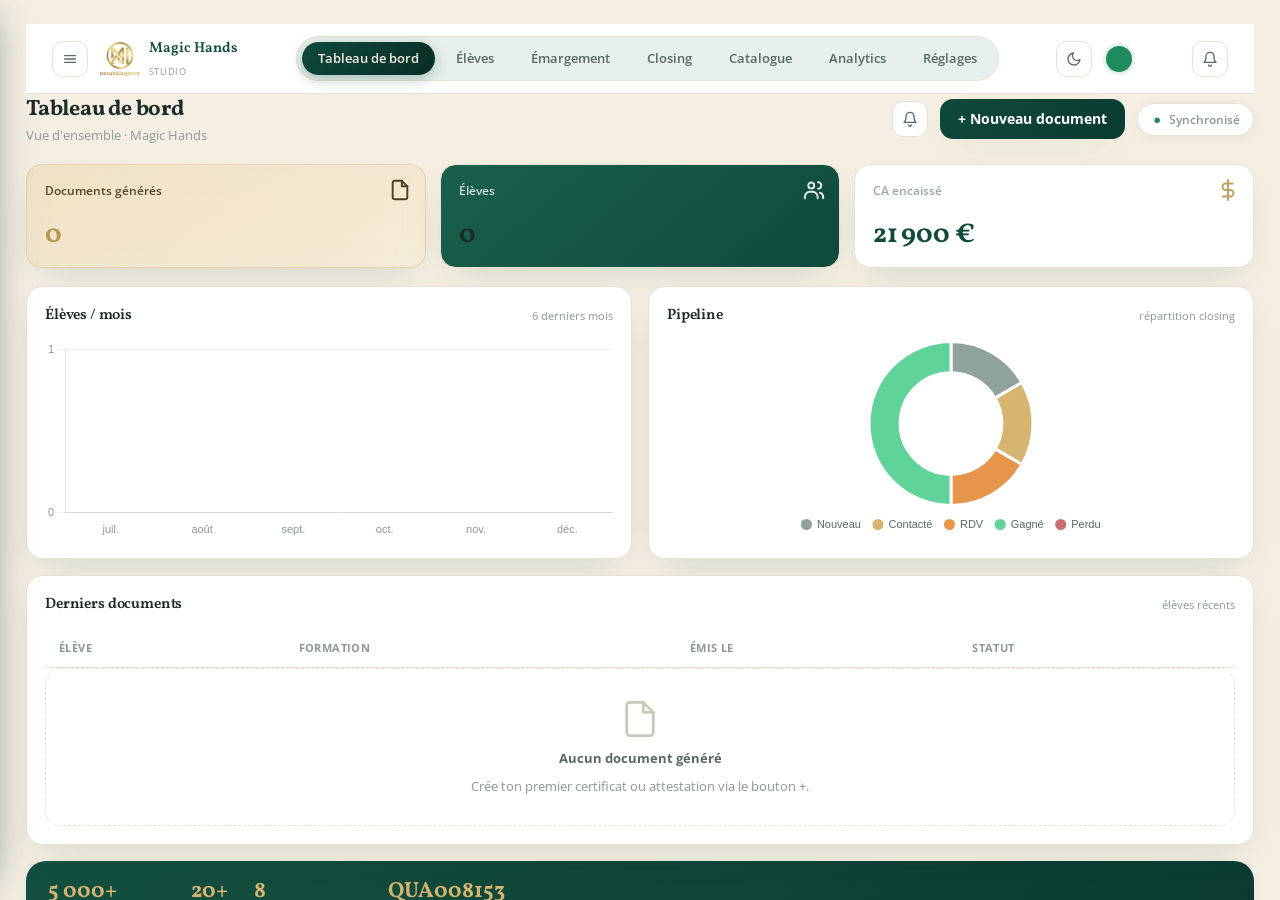
<file: index.html>
<!DOCTYPE html>
<html lang="fr" data-theme="light">
<head>
<meta charset="UTF-8">
<meta name="viewport" content="width=device-width, initial-scale=1.0, viewport-fit=cover">
<title>Magic Hands School — Studio de documents</title>
<meta name="theme-color" content="#0F4A3C">
<link rel="manifest" href="manifest.json">
<link rel="icon" href="assets/icon-192.png">
<link rel="apple-touch-icon" href="assets/icon-192.png">
<meta name="apple-mobile-web-app-capable" content="yes">
<meta name="apple-mobile-web-app-status-bar-style" content="black-translucent">
<meta name="apple-mobile-web-app-title" content="Magic Hands">
<script>window.MH_ASSETS={certBg:'assets/cert-bg.png',attBg:'assets/attest-bg.png',sign:'assets/sign.jpg',logoMi:'assets/logo-mi.png',logoFull:'assets/logo-full.png'};</script>
<link rel="preconnect" href="https://fonts.googleapis.com">
<link rel="preconnect" href="https://fonts.gstatic.com" crossorigin>
<link href="https://fonts.googleapis.com/css2?family=Vollkorn:wght@500;600;700&family=Open+Sans:wght@400;600;700&display=swap" rel="stylesheet">
<link rel="stylesheet" href="assets/tokens.css">
<link rel="stylesheet" href="assets/app.css">
<link rel="stylesheet" href="assets/emargement.css">
<link rel="stylesheet" href="assets/responsive.css">
<link rel="stylesheet" href="assets/shell.css">
<link rel="stylesheet" href="assets/etat.css">
</head>
<body>

<!-- ===== ICONS (sprite masqué, réutilisé partout) ===== -->
<svg width="0" height="0" style="position:absolute">
<defs>
<symbol id="ic-home" viewBox="0 0 24 24" fill="none" stroke="currentColor" stroke-width="2.1" stroke-linecap="round" stroke-linejoin="round"><path d="M3 11l9-8 9 8"/><path d="M5 10v10h14V10"/></symbol>
<symbol id="ic-doc" viewBox="0 0 24 24" fill="none" stroke="currentColor" stroke-width="2.1" stroke-linecap="round" stroke-linejoin="round"><path d="M14 2H6a2 2 0 00-2 2v16a2 2 0 002 2h12a2 2 0 002-2V8z"/><path d="M14 2v6h6"/></symbol>
<symbol id="ic-book" viewBox="0 0 24 24" fill="none" stroke="currentColor" stroke-width="2.1" stroke-linecap="round" stroke-linejoin="round"><path d="M4 19.5A2.5 2.5 0 016.5 17H20"/><path d="M6.5 2H20v20H6.5A2.5 2.5 0 014 19.5v-15A2.5 2.5 0 016.5 2z"/></symbol>
<symbol id="ic-users" viewBox="0 0 24 24" fill="none" stroke="currentColor" stroke-width="2.1" stroke-linecap="round" stroke-linejoin="round"><circle cx="9" cy="7" r="3.2"/><path d="M2 21v-1.5A5.5 5.5 0 017.5 14h3A5.5 5.5 0 0116 19.5V21"/><path d="M16.5 3.6a3.2 3.2 0 010 6.9"/><path d="M22 21v-1.3a5 5 0 00-3.5-4.8"/></symbol>
<symbol id="ic-chart" viewBox="0 0 24 24" fill="none" stroke="currentColor" stroke-width="2.1" stroke-linecap="round" stroke-linejoin="round"><path d="M3 3v18h18"/><path d="M18 8l-5 5-3-3-5 5"/></symbol>
<symbol id="ic-gear" viewBox="0 0 24 24" fill="none" stroke="currentColor" stroke-width="2" stroke-linecap="round" stroke-linejoin="round"><circle cx="12" cy="12" r="3"/><path d="M19.4 15a1.65 1.65 0 00.33 1.82l.06.06a2 2 0 11-2.83 2.83l-.06-.06a1.65 1.65 0 00-1.82-.33 1.65 1.65 0 00-1 1.51V21a2 2 0 01-4 0v-.09A1.65 1.65 0 009 19.4a1.65 1.65 0 00-1.82.33l-.06.06a2 2 0 11-2.83-2.83l.06-.06A1.65 1.65 0 004.6 15a1.65 1.65 0 00-1.51-1H3a2 2 0 010-4h.09A1.65 1.65 0 004.6 9a1.65 1.65 0 00-.33-1.82l-.06-.06a2 2 0 112.83-2.83l.06.06A1.65 1.65 0 009 4.6a1.65 1.65 0 001-1.51V3a2 2 0 014 0v.09A1.65 1.65 0 0015 4.6a1.65 1.65 0 001.82-.33l.06-.06a2 2 0 112.83 2.83l-.06.06A1.65 1.65 0 0019.4 9a1.65 1.65 0 001.51 1H21a2 2 0 010 4h-.09a1.65 1.65 0 00-1.51 1z"/></symbol>
<symbol id="ic-plus" viewBox="0 0 24 24" fill="none" stroke="currentColor" stroke-width="2.6" stroke-linecap="round"><path d="M12 5v14M5 12h14"/></symbol>
<symbol id="ic-bell" viewBox="0 0 24 24" fill="none" stroke="currentColor" stroke-width="2" stroke-linecap="round" stroke-linejoin="round"><path d="M6 8a6 6 0 0112 0c0 7 3 9 3 9H3s3-2 3-9z"/><path d="M10 21a2 2 0 004 0"/></symbol>
<symbol id="ic-more" viewBox="0 0 24 24" fill="none" stroke="currentColor" stroke-width="2.2" stroke-linecap="round"><circle cx="5" cy="12" r="1.4"/><circle cx="12" cy="12" r="1.4"/><circle cx="19" cy="12" r="1.4"/></symbol>
<symbol id="ic-close" viewBox="0 0 24 24" fill="none" stroke="currentColor" stroke-width="2.2" stroke-linecap="round"><path d="M18 6L6 18M6 6l12 12"/></symbol>
<symbol id="ic-euro" viewBox="0 0 24 24" fill="none" stroke="currentColor" stroke-width="2.1" stroke-linecap="round" stroke-linejoin="round"><path d="M12 1v22M17 5H9.5a3.5 3.5 0 000 7h5a3.5 3.5 0 010 7H6"/></symbol>
<symbol id="ic-check" viewBox="0 0 24 24" fill="none" stroke="currentColor" stroke-width="2.3" stroke-linecap="round" stroke-linejoin="round"><path d="M20 6L9 17l-5-5"/></symbol>
<symbol id="ic-sync" viewBox="0 0 24 24" fill="none" stroke="currentColor" stroke-width="2.1" stroke-linecap="round" stroke-linejoin="round"><path d="M21 2v6h-6"/><path d="M3 12a9 9 0 0115-6.7L21 8"/><path d="M3 22v-6h6"/><path d="M21 12a9 9 0 01-15 6.7L3 16"/></symbol>
<symbol id="ic-sign" viewBox="0 0 24 24" fill="none" stroke="currentColor" stroke-width="2.1" stroke-linecap="round" stroke-linejoin="round"><path d="M3 17c3.5 0 3.5-10 7-10s3.5 10 7 10c1.6 0 2.6-.8 4-2"/><path d="M3 21h18"/></symbol>
<symbol id="ic-moon" viewBox="0 0 24 24" fill="none" stroke="currentColor" stroke-width="2" stroke-linecap="round" stroke-linejoin="round"><path d="M21 12.8A9 9 0 1111.2 3a7 7 0 009.8 9.8z"/></symbol>
<symbol id="ic-menu" viewBox="0 0 24 24" fill="none" stroke="currentColor" stroke-width="2.1" stroke-linecap="round"><path d="M4 7h16M4 12h16M4 17h16"/></symbol>
</defs>
</svg>

<!-- ===== SIDEBAR (desktop) ===== -->
<aside class="side" id="side" hidden>
  <div class="side-brand"><img src="assets/logo-full.png" alt="NexusAI"><div class="bt"><b>Magic Hands</b><span>Studio · NexusAI</span></div></div>
  <div class="side-prof">
    <div class="av">MH</div>
    <b>Magic Hands</b><span>Studio de documents</span>
  </div>
  <nav class="side-nav">
    <button class="snav on" data-scr="home"><span class="si"><svg><use href="#ic-home"/></svg></span><span class="lbl">Tableau de bord</span></button>
    <button class="snav" data-scr="docs"><span class="si"><svg><use href="#ic-doc"/></svg></span><span class="lbl">Documents</span></button>
    <button class="snav" data-scr="cat"><span class="si"><svg><use href="#ic-book"/></svg></span><span class="lbl">Catalogue</span></button>
    <button class="snav" data-scr="elv"><span class="si"><svg><use href="#ic-users"/></svg></span><span class="lbl">Élèves</span></button>
    <button class="snav" data-scr="close"><span class="si"><svg><use href="#ic-chart"/></svg></span><span class="lbl">Closing</span></button>
    <button class="snav" data-scr="emarg"><span class="si"><svg><use href="#ic-sign"/></svg></span><span class="lbl">Émargement</span></button>
    <button class="snav" data-scr="acc"><span class="si"><svg><use href="#ic-gear"/></svg></span><span class="lbl">Compte</span></button>
  </nav>
  <div class="side-foot"><div class="fl">Prochaine session</div><b id="sideNextL">—</b><small id="sideNextD"></small></div>
</aside>

<!-- ===== "Plus" bottom-sheet (mobile : Catalogue + Closing) ===== -->
<div class="plussheet-bg" id="plusBg"></div>
<div class="plussheet" id="plusSheet" style="display:none">
  <div class="grab"></div>
  <button class="plus-item" data-scr="cat" style="width:100%;text-align:left"><span class="ic"><svg><use href="#ic-book"/></svg></span><b>Catalogue</b></button>
  <button class="plus-item" data-scr="close" style="width:100%;text-align:left"><span class="ic"><svg><use href="#ic-chart"/></svg></span><b>Closing</b></button>
  <button class="plus-item" data-scr="ana" style="width:100%;text-align:left"><span class="ic"><svg><use href="#ic-chart"/></svg></span><b>Analytics</b></button>
  <button class="plus-item" data-scr="emarg" style="width:100%;text-align:left"><span class="ic"><svg><use href="#ic-sign"/></svg></span><b>Émargement</b></button>
</div>

<!-- ===== MAIN ===== -->
<main class="main" id="main">

  <header class="appbar">
    <button class="abtn" id="btnPlus" aria-label="Menu"><svg><use href="#ic-menu"/></svg></button>
    <div class="brand"><img src="assets/logo-full.png" alt=""><div class="bt"><b>Magic Hands</b><span>Studio</span></div></div>
    <nav class="topnav" id="mhTopnav"><button class="mhpill on" data-scr="home">Tableau de bord</button><button class="mhpill" data-scr="elv">Élèves</button><button class="mhpill" data-scr="emarg">Émargement</button><button class="mhpill" data-scr="close">Closing</button><button class="mhpill" data-scr="cat">Catalogue</button><button class="mhpill" data-scr="ana">Analytics</button><button class="mhpill" data-scr="acc">Réglages</button></nav><span class="mh-offline" id="mhOffline"><i></i>Hors ligne</span><button class="abtn" id="mhTheme" title="Thème" aria-label="Changer de thème"><svg><use href="#ic-moon"/></svg></button><div class="notifwrap" style="margin-left:auto">
      <button class="abtn" id="btnBell" aria-label="Notifications"><svg><use href="#ic-bell"/></svg><span class="dot" id="bellDot" style="display:none"></span></button>
      <div class="notifpanel" id="notifPanel"><h4>Notifications</h4><div id="notifList"></div></div>
    </div>
  </header>

  <div class="mhead">
    <div class="ht"><h2 id="mhTitle">Tableau de bord</h2><p id="mhSub">Vue d'ensemble · Magic Hands</p></div>
    <div style="display:flex;align-items:center;gap:12px">
      <div class="notifwrap">
        <button class="abtn" id="btnBellD" aria-label="Notifications"><svg><use href="#ic-bell"/></svg><span class="dot" id="bellDotD" style="display:none"></span></button>
        <div class="notifpanel" id="notifPanelD"><h4>Notifications</h4><div id="notifListD"></div></div>
      </div>
      <button class="btn cta" data-scr="docs" style="min-width:0;flex:0 0 auto;padding:11px 18px">+ Nouveau document</button>
      <div class="syncwrap"><span class="syncdot off" id="syncDotD" title="Local">●</span><span id="syncTxt">Local</span></div>
    </div>
  </div>

  <!-- ===== TABLEAU DE BORD ===== -->
  <section class="scr on" id="scr-home">
    <div class="kpis">
      <div class="kpi gold"><span class="ki"><svg><use href="#ic-doc"/></svg></span><div class="kl">Documents générés</div><div class="kv" id="kpiDocs">0</div></div>
      <div class="kpi green"><span class="ki"><svg><use href="#ic-users"/></svg></span><div class="kl">Élèves</div><div class="kv" id="kpiElv">0</div></div>
      <div class="kpi cream"><span class="ki"><svg><use href="#ic-euro"/></svg></span><div class="kl">CA encaissé</div><div class="kv" id="kpiCa">0 €</div></div>
    </div>
    <div class="panels eq">
      <div class="panel">
        <div class="ph"><h3>Élèves / mois</h3><span class="sub">6 derniers mois</span></div>
        <div class="chartbox sm"><canvas id="chartBars"></canvas></div>
      </div>
      <div class="panel">
        <div class="ph"><h3>Pipeline</h3><span class="sub">répartition closing</span></div>
        <div class="chartbox sm"><canvas id="chartDonut"></canvas></div>
      </div>
    </div>
    <div class="panels full">
      <div class="panel">
        <div class="ph"><h3>Derniers documents</h3><span class="sub">élèves récents</span></div>
        <table class="dtable"><thead><tr><th>Élève</th><th>Formation</th><th class="hide-sm">Émis le</th><th>Statut</th></tr></thead><tbody id="recentDocs"></tbody></table>
      </div>
    </div>
    <div class="authbar">
      <div class="an">
        <div class="ai"><b>5 000+</b><span>professionnels formés</span></div>
        <div class="ai"><b>20+</b><span>pays</span></div>
        <div class="ai"><b>8</b><span>certifications · 1 pack</span></div>
        <div class="ai"><b>QUA008153</b><span>Qualiopi certifiée</span></div>
      </div>
    </div>
  </section>

  <!-- ===== DOCUMENTS ===== -->
  <section class="scr" id="scr-docs">
    <div class="sheet-close"><button class="x" data-scr="home"><svg><use href="#ic-close"/></svg></button><b>Nouveau document</b></div>
    <div class="card-sec"><div data-mount="generator"></div></div>
  </section>

  <!-- ===== CATALOGUE ===== -->
  <section class="scr" id="scr-cat">
    <div class="card-sec"><div data-mount="catalogue"></div></div>
  </section>

  <!-- ===== ÉLÈVES ===== -->
  <section class="scr" id="scr-elv">
    <div class="card-sec"><div data-mount="eleves"></div></div>
  </section>

  <!-- ===== CLOSING ===== -->
  <section class="scr" id="scr-close">
    <div data-mount="closing"></div>
  </section>

  <!-- ===== ÉMARGEMENT ===== -->
  <section class="scr" id="scr-emarg">
    <div class="card-sec"><div data-mount="emargement"></div></div>
  </section>

    <!-- ===== ANALYTICS ===== -->
  <section class="scr" id="scr-ana">
    <div class="card-sec"><div data-mount="analytics"></div></div>
  </section>

<!-- ===== COMPTE ===== -->
  <section class="scr" id="scr-acc">
    <div class="card-sec" id="syncBox"></div>
    <div class="card-sec"><div data-mount="settings"></div></div>
  </section>

</main>

<!-- ===== BOTTOM NAV (mobile) ===== -->
<nav class="bottomnav" id="bottomnav">
  <button class="nitem on" data-scr="home"><svg><use href="#ic-home"/></svg><span>Accueil</span></button>
  <button class="nitem" data-scr="docs"><svg><use href="#ic-doc"/></svg><span>Docs</span></button>
  <div class="fab-wrap"><button class="fab-btn" id="fabCreer" aria-label="Créer"><svg><use href="#ic-plus"/></svg></button></div>
  <button class="nitem" data-scr="elv"><svg><use href="#ic-users"/></svg><span>Élèves</span></button>
  <button class="nitem" data-scr="acc"><svg><use href="#ic-gear"/></svg><span>Compte</span></button>
</nav>

<div class="toast" id="toast"></div>

<script>
(function(){
  var TITLES={
    home:['Tableau de bord','Vue d’ensemble · Magic Hands'],
    docs:['Studio de documents','Certificat & attestation officiels'],
    biblio:['Documents','Tous les documents générés'],
    cat:['Catalogue','Modules, offres & sessions'],
    elv:['Base élèves','Historique des documents générés'],
    close:['Closing','Pipeline commercial'],
    emarg:['Émargement','Feuilles de présence & signatures'],
    ana:['Analytics','Business et pédagogique'],
    acc:['Réglages','Profil, application, sécurité']
  };
  function byId(id){return document.getElementById(id)}
  function closePlus(){var b=byId('plusBg'),s=byId('plusSheet');if(b)b.classList.remove('show');if(s)s.style.display='none'}
  function closeNotif(){['notifPanel','notifPanelD'].forEach(function(id){var p=byId(id);if(p)p.classList.remove('show')})}
  function showScr(name){
    var nav=document.querySelectorAll('.snav,.nitem');
    for(var i=0;i<nav.length;i++)nav[i].classList.toggle('on',nav[i].getAttribute('data-scr')===name);
    var ss=document.querySelectorAll('.scr');
    for(var j=0;j<ss.length;j++)ss[j].classList.toggle('on',ss[j].id==='scr-'+name);
    var t=TITLES[name]; if(t){var a=byId('mhTitle'),b=byId('mhSub'); if(a)a.textContent=t[0]; if(b)b.textContent=t[1];}
    closePlus();closeNotif();
    if(name==='biblio'&&window.MHui&&window.MHui.biblio)window.MHui.biblio();
    if(name==='docs')requestAnimationFrame(mhDocsFit);
    if(name==='home'&&window.MHdash&&window.MHdash.render)window.MHdash.render();
    if(name==='emarg'&&window.MHemarg&&window.MHemarg.refresh)window.MHemarg.refresh();
    var m=byId('main'); if(m)m.scrollTo?m.scrollTo({top:0,behavior:'smooth'}):m.scrollTop=0;
    window.scrollTo({top:0,behavior:'smooth'});
  }
  /* exposée pour le bouton retour Android (nav-history.js) */
  window.showScr=showScr;
  function setHead(){var nv=document.querySelector('.appbar');var h=(nv&&getComputedStyle(nv).display!=='none')?nv.offsetHeight:0;document.documentElement.style.setProperty('--mh-head',h+'px');}
  function mhDocsFit(){
    var scr=byId('scr-docs'); if(!scr)return;
    var gd=scr.querySelector('.gen-docs'); if(!gd)return;
    var stages=gd.querySelectorAll('.stage');
    if(stages.length>=2 && !gd.querySelector('.doctabs')){
      var bar=document.createElement('div'); bar.className='doctabs';
      bar.innerHTML='<button type="button" class="doctab on" data-i="0">Certificat</button><button type="button" class="doctab" data-i="1">Attestation</button>';
      gd.insertBefore(bar,stages[0]); stages[1].classList.add('hide');
      var touchX=null;
      bar.addEventListener('click',function(e){var btn=e.target.closest('.doctab'); if(!btn)return; switchTab(+btn.getAttribute('data-i'))});
      gd.addEventListener('touchstart',function(e){touchX=e.touches[0].clientX},{passive:true});
      gd.addEventListener('touchend',function(e){if(touchX==null)return;var dx=e.changedTouches[0].clientX-touchX;touchX=null;
        var cur=bar.querySelector('.doctab.on'); var i=+cur.getAttribute('data-i');
        if(dx<-40&&i===0)switchTab(1); else if(dx>40&&i===1)switchTab(0);});
      function switchTab(i){var bs=bar.querySelectorAll('.doctab'); for(var k=0;k<bs.length;k++)bs[k].classList.toggle('on',+bs[k].getAttribute('data-i')===i);
        stages[0].classList.toggle('hide',i!==0); stages[1].classList.toggle('hide',i!==1);
        requestAnimationFrame(mhDocsScale);}
    }
    setHead(); mhDocsScale();
  }
  function mhDocsScale(){
    var scr=byId('scr-docs'); if(!scr)return;
    var gd=scr.querySelector('.gen-docs'); if(!gd)return;
    var desktop=window.matchMedia?window.matchMedia('(min-width:981px)').matches:(window.innerWidth>=981);
    var tabs=gd.querySelector('.doctabs'), acts=gd.querySelector('.acts');
    var vis=gd.querySelector('.stage:not(.hide)'), capH=0; if(vis){var cap=vis.querySelector('.cap'); if(cap)capH=cap.offsetHeight;}
    /* la colonne n'a plus de hauteur figée : on part de la fenêtre, pas du conteneur
       (sinon l'aperçu se calcule à partir de lui-même et s'effondre) */
    var haut = gd.getBoundingClientRect().top;
    var dispo = window.innerHeight - haut - (tabs?tabs.offsetHeight:0) - (acts?acts.offsetHeight:0) - capH - 40;
    var avail = desktop ? dispo : Math.round(window.innerHeight*0.62);
    if(avail<160)avail=160;
    var a=byId('wrapCert'),b=byId('wrapAtt');
    if(a)a.setAttribute('data-maxh',avail); if(b)b.setAttribute('data-maxh',avail);
    if(window.MH&&window.MH.scaleDocs)window.MH.scaleDocs();
  }
  var _rt; window.addEventListener('resize',function(){clearTimeout(_rt);_rt=setTimeout(function(){setHead();var s=byId('scr-docs');if(s&&s.classList.contains('on'))mhDocsScale();if(window.MHdash&&window.MHdash.resize)window.MHdash.resize();},150);});
  document.addEventListener('DOMContentLoaded',setHead);
  window.__showScr=showScr;
  window.__docsFit=mhDocsFit;
  window.MHgoGenerate=function(){showScr('docs')};
  function pickFormation(name){
    showScr('docs');
    var sel=byId('formation');
    if(sel){for(var i=0;i<sel.options.length;i++){if(sel.options[i].value===name){sel.value=name;break}}
      if(window.MH&&window.MH.render)window.MH.render();}
  }
  /* clics globaux : plus-sheet, notif, nav */
  document.addEventListener('click',function(e){
    if(e.target.closest('#btnPlus')){var s=byId('plusSheet'),b=byId('plusBg');if(s)s.style.display='block';if(b)b.classList.add('show');return}
    if(e.target.closest('#plusBg')){closePlus();return}
    if(e.target.closest('#btnBell')||e.target.closest('#btnBellD')){
      var isD=!!e.target.closest('#btnBellD');
      var p=byId(isD?'notifPanelD':'notifPanel');
      var open=p&&p.classList.contains('show');
      closeNotif();
      if(p&&!open)p.classList.add('show');
      return;
    }
    if(!e.target.closest('.notifwrap'))closeNotif();
    var sv=e.target.closest('[data-scr]'); if(sv){showScr(sv.getAttribute('data-scr'));return}
    var g=e.target.closest('[data-go]'); if(g){showScr(g.getAttribute('data-go'));return}
    var f=e.target.closest('[data-form]'); if(f){pickFormation(f.getAttribute('data-form'));return}
  });
  /* miroir badge sync */
  function mirror(){var src=byId('syncDot'),dst=byId('syncDotD'),tx=byId('syncTxt');if(src&&dst){dst.className=src.className;dst.title=src.title;}if(src&&tx){tx.textContent=src.title||'Local';}}
  document.addEventListener('DOMContentLoaded',function(){
    var src=byId('syncDot');
    if(src&&window.MutationObserver){var mo=new MutationObserver(mirror);mo.observe(src,{attributes:true,attributeFilter:['class','title']});}
    mirror();
  });
})();
</script>
<script src="assets/lib/jspdf.umd.min.js"></script>
<script src="assets/lib/html2canvas.min.js"></script>
<script src="assets/app.js"></script>
<script src="assets/lib/chart.min.js"></script>
<script src="assets/dashboard.js"></script>
<script src="assets/lib/supabase.min.js"></script>
<script src="config.js"></script>
<script src="assets/mh-data.js"></script>
<script src="assets/lib/qrcode.min.js"></script>
<script src="assets/mh-api.js"></script>
<script src="assets/mh-etat.js"></script>
<script src="assets/mh-bridge.js"></script>
<script src="assets/emargement.js"></script>
<script src="assets/notif.js"></script>
<script src="assets/pwa.js"></script>
<div class="mh-pwa" id="mhPwa">
  <b>Installer Magic Hands</b>
  <p>Ajoute l'app à ton écran d'accueil : elle s'ouvre sans navigateur, fonctionne hors ligne et reçoit les notifications.</p>
  <div class="acts"><button class="go" onclick="mhPwaInstall()">Installer</button><button class="later" onclick="mhPwaHide()">Plus tard</button></div>
</div>
<script src="assets/shell.js"></script>
<script src="assets/creer.js"></script>
<script src="assets/maj.js"></script>
<script src="assets/mh-ui.js"></script>
<script src="assets/nav-history.js"></script>
</body>
</html>
</file>
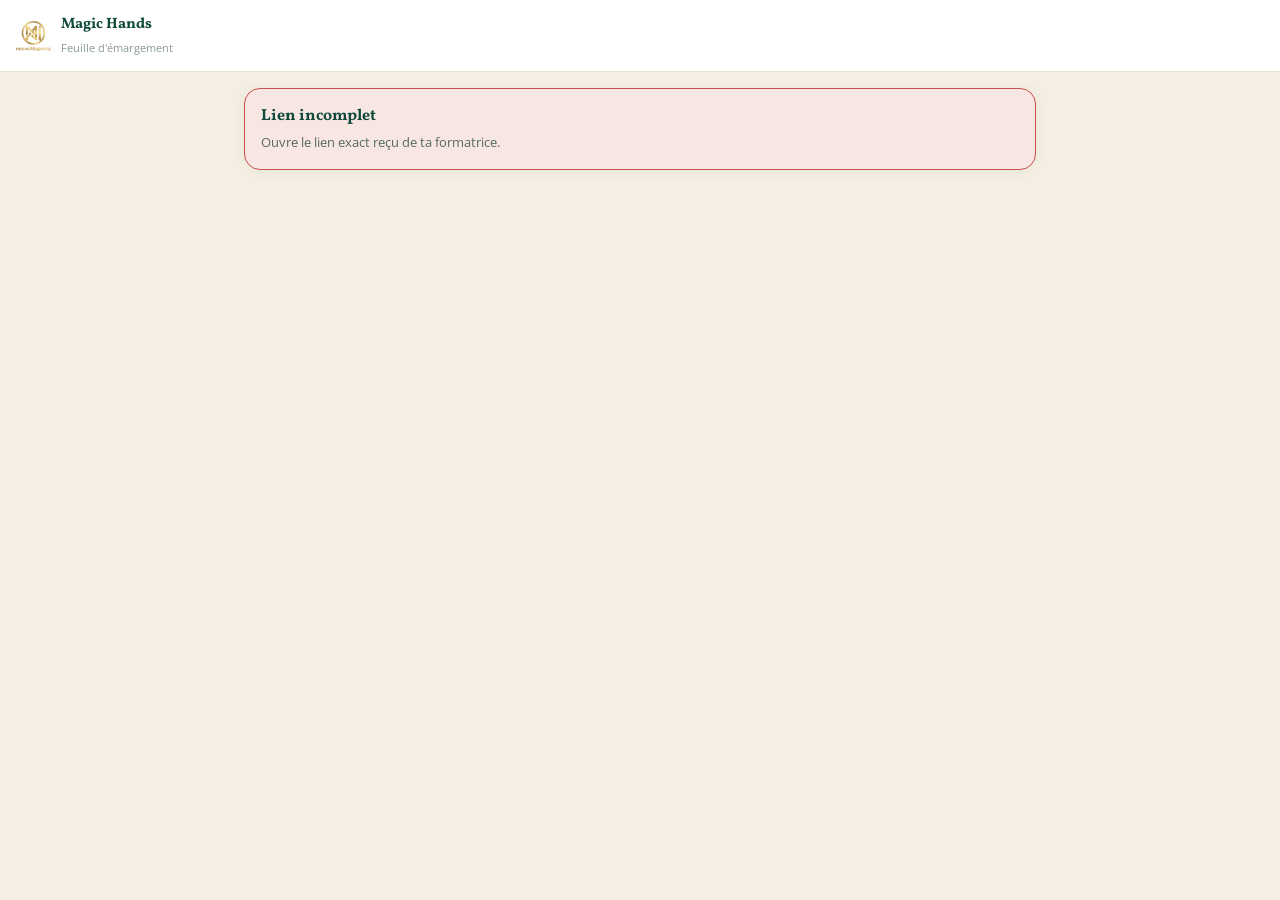
<file: signer.html>
<!DOCTYPE html>
<html lang="fr">
<head>
<meta charset="UTF-8">
<meta name="viewport" content="width=device-width, initial-scale=1.0, viewport-fit=cover">
<title>Feuille d'émargement — Magic Hands</title>
<meta name="theme-color" content="#0F4A3C">
<meta name="robots" content="noindex, nofollow">
<link rel="icon" href="assets/icon-192.png">
<link rel="stylesheet" href="assets/app.css">
<link rel="stylesheet" href="assets/emargement.css">
<link rel="stylesheet" href="assets/responsive.css">
</head>
<body class="sg-body">

<header class="sg-head">
  <img src="assets/logo-full.png" alt="Magic Hands">
  <div><b>Magic Hands</b><span>Feuille d'émargement</span></div>
</header>

<main class="sg-main" id="sgMain">
  <div class="sg-load">Chargement de ta feuille…</div>
</main>

<div class="toast" id="toast"></div>

<script src="assets/lib/supabase.min.js"></script>
<script src="config.js"></script>
<script src="assets/mh-api.js"></script>
<script src="assets/signer.js"></script>
</body>
</html>
</file>
<file: assets/tokens.css>
/* ============================================================
   tokens.css — Charte NexusAI (vert / or), mode clair + sombre.
   Chargé AVANT app.css : il redéfinit les variables existantes
   sans toucher à la structure. Les documents officiels
   (certificat, attestation, émargement) sont exclus du verre
   à l'impression pour rester nets en PDF.
   ============================================================ */

:root{
  /* --- palette NexusAI --- */
  --green:#0F4A3C; --green-2:#0F493B; --green-deep:#082D25;
  --gold:#D5B56F; --gold-l:#DDBE7A; --gold-d:#B79750; --olive:#C9A85F;
  --cream:#F5EFE3; --orange:#E8954C;

  /* --- surfaces --- */
  --bg:#EEF2F0; --bg2:#E4EBE7;
  --card:rgba(255,255,255,.72);
  --card-solid:#ffffff;
  --line:rgba(15,74,60,.12);
  --inp-bd:rgba(15,74,60,.16);

  /* --- texte --- */
  --ink:#132A23; --ink2:#3D5249; --muted:#6E827B;

  /* --- états --- */
  --ok:#3E8E5A; --ok-soft:rgba(62,142,90,.14);
  --wait:#B4691F; --wait-soft:rgba(232,149,76,.16);
  --late:#B03A3A; --late-soft:rgba(176,58,58,.13);
  --green-soft:rgba(15,74,60,.10);

  /* --- formes --- */
  --radius:22px; --radius-sm:14px; --radius-xs:10px;
  --shadow:0 10px 30px rgba(15,74,60,.10), 0 2px 6px rgba(15,74,60,.05);
  --shadow-s:0 4px 14px rgba(15,74,60,.07);
  --blur:blur(16px) saturate(150%);

  /* --- typo --- */
  --serif:'Vollkorn',Georgia,serif;
  --sans:'Open Sans',-apple-system,BlinkMacSystemFont,sans-serif;
}

html[data-theme="dark"]{
  --bg:#0A1A16; --bg2:#0F2620;
  --card:rgba(20,48,40,.62);
  --card-solid:#14302A;
  --line:rgba(213,181,111,.18);
  --inp-bd:rgba(213,181,111,.24);
  --ink:#EDF3F0; --ink2:#C3D2CC; --muted:#93A9A2;
  --green-soft:rgba(213,181,111,.12);
  --shadow:0 10px 30px rgba(0,0,0,.35), 0 2px 6px rgba(0,0,0,.25);
  --shadow-s:0 4px 14px rgba(0,0,0,.28);
}

/* ---------- fond global ---------- */
body{
  background:
    radial-gradient(1100px 600px at 12% -8%, rgba(213,181,111,.20), transparent 60%),
    radial-gradient(900px 500px at 105% 8%, rgba(15,74,60,.16), transparent 62%),
    linear-gradient(170deg,var(--bg) 0%,var(--bg2) 100%);
  background-attachment:fixed;
  color:var(--ink);
  font-family:var(--sans);
}

/* ---------- titres en serif doré ---------- */
h1,h2,h3,h4,.serif{font-family:var(--serif);font-weight:600;letter-spacing:-.01em;color:var(--gold-d)}
html[data-theme="dark"] h1,html[data-theme="dark"] h2,
html[data-theme="dark"] h3,html[data-theme="dark"] h4{color:var(--gold)}

/* ---------- verre ---------- */
.card,.kpi,.panel,.sheet,.drawer,.appbar,.bottomnav,.side{
  backdrop-filter:var(--blur);-webkit-backdrop-filter:var(--blur);
}

/* ---------- focus clavier ---------- */
:focus-visible{outline:3px solid var(--gold);outline-offset:2px;border-radius:8px}

/* ---------- mouvement réduit ---------- */
@media (prefers-reduced-motion:reduce){
  *{animation:none!important;transition:none!important;scroll-behavior:auto!important}
}

/* ============================================================
   IMPRESSION — le verre est neutralisé sur les documents pour
   que les PDF sortent nets (html2canvas capte les fonds tels
   qu'ils sont affichés).
   ============================================================ */
@media print{
  .card,.kpi,.panel,.em-sheet,.cert,.attest{
    backdrop-filter:none!important;-webkit-backdrop-filter:none!important;
    background-color:#fff!important;box-shadow:none!important;
  }
  .appbar,.bottomnav,.side,.plussheet,.drawer,.mh-fab,.em-acts,.acts{display:none!important}
  body{background:#fff!important}
}
/* Pendant la capture html2canvas : même neutralisation */
body.capturing .em-sheet,
body.capturing .cert,
body.capturing .attest{
  backdrop-filter:none!important;-webkit-backdrop-filter:none!important;
}
</file>
<file: assets/app.css>
/* ===================== Magic Hands × NexusAI — app.css (v2 redesign) ===================== */
@font-face{font-family:'Vollkorn';font-weight:600;font-style:normal;font-display:swap;src:url('fonts/vollkorn-latin-600-normal.woff2') format('woff2')}
@font-face{font-family:'Vollkorn';font-weight:700;font-style:normal;font-display:swap;src:url('fonts/vollkorn-latin-700-normal.woff2') format('woff2')}
@font-face{font-family:'Vollkorn';font-weight:500;font-style:italic;font-display:swap;src:url('fonts/vollkorn-latin-500-italic.woff2') format('woff2')}
@font-face{font-family:'Open Sans';font-weight:400;font-style:normal;font-display:swap;src:url('fonts/open-sans-latin-400-normal.woff2') format('woff2')}
@font-face{font-family:'Open Sans';font-weight:600;font-style:normal;font-display:swap;src:url('fonts/open-sans-latin-600-normal.woff2') format('woff2')}
@font-face{font-family:'Open Sans';font-weight:700;font-style:normal;font-display:swap;src:url('fonts/open-sans-latin-700-normal.woff2') format('woff2')}
/* Prompt : réservée au rendu du certificat imprimé (matche cert-bg.png), jamais utilisée dans l'UI */
@font-face{font-family:'Prompt';font-weight:400;font-style:normal;font-display:swap;src:url('fonts/prompt-latin-400-normal.woff2') format('woff2')}
@font-face{font-family:'Prompt';font-weight:700;font-style:normal;font-display:swap;src:url('fonts/prompt-latin-700-normal.woff2') format('woff2')}

:root{
  --green:#0F4A3C; --green-d:#0B3A30; --green-700:#13503f; --green-l:#2c6c58;
  --green-soft:#E7F0EC; --green-soft2:#F1F6F3;
  --gold:#D5B56F; --gold-l:#DDBE7A; --gold-d:#B79750;
  --olive:#C9A85F; --orange:#E8954C; --gray2:#C7C0B2;
  --ok:#1F8A5C; --wait:#B79750; --late:#C9524A;
  --ok-soft:#E4F3EA; --wait-soft:#F6EEDD; --late-soft:#F8E6E3;
  --ink:#1c2b26; --ink2:#566a62; --muted:#8a9a93;
  --bg:#F5EFE3; --card:#ffffff; --line:#E7E1D2; --line2:#EFEAdd;
  --inp:#fff; --inp-bd:#dfe7e3;
  --serif:'Vollkorn',Georgia,serif; --sans:'Open Sans',-apple-system,BlinkMacSystemFont,'Segoe UI',sans-serif;
  --radius:16px; --radius-btn:13px; --radius-sm:11px;
  --shadow-s:0 2px 12px rgba(15,74,60,.06);
  --shadow:0 14px 36px -16px rgba(15,74,60,.22);
  --side-w:78px; --side-w-open:242px;
  color-scheme:light;
}
@media(prefers-color-scheme:dark){
  :root{
    --bg:#0E1713; --card:#152720; --line:#223930; --line2:#1c322a;
    --ink:#EDEFE9; --ink2:#AEC0B7; --muted:#7f9389;
    --inp:#1a2e26; --inp-bd:#2a4238;
    --green-soft:#173b30; --green-soft2:#12261f;
    --ok-soft:#123b28; --wait-soft:#2e2413; --late-soft:#341a17;
    --shadow-s:0 2px 14px rgba(0,0,0,.35); --shadow:0 18px 40px -16px rgba(0,0,0,.55);
    color-scheme:dark;
  }
  .side-brand img,.appbar .brand img,.docs-hdr img{filter:none}
}
*{box-sizing:border-box;margin:0;padding:0;-webkit-tap-highlight-color:transparent}
html,body{height:100%}
body{font-family:var(--sans);color:var(--ink);background:var(--bg);min-height:100vh;overflow-x:hidden;-webkit-font-smoothing:antialiased;transition:background .3s,color .3s}
.serif{font-family:var(--serif)} .gold{color:var(--gold-d)}
button{font-family:inherit;cursor:pointer;border:none;background:none;color:inherit}
input,select,textarea{font-family:inherit}
::-webkit-scrollbar{height:8px;width:8px}::-webkit-scrollbar-thumb{background:var(--line);border-radius:8px}
@keyframes fade{from{opacity:0;transform:translateY(8px)}to{opacity:1;transform:none}}
@keyframes rv{to{opacity:1;transform:none}}
@keyframes popIn{0%{transform:scale(.85);opacity:0}60%{transform:scale(1.04)}100%{transform:scale(1);opacity:1}}
@keyframes sheetUp{from{transform:translateY(100%)}to{transform:translateY(0)}}
@keyframes spin{to{transform:rotate(360deg)}}
.rv{opacity:0;transform:translateY(14px);animation:rv .55s cubic-bezier(.2,.7,.2,1) forwards}
.lab{font-family:var(--serif);font-size:12px;letter-spacing:1.2px;text-transform:uppercase;color:var(--gold-d);margin-bottom:8px}

/* micro-interactions (marquées, fintech) */
.btn,.icon-btn,.chip,.mini,.card,.nitem,.snav,.doctab,.tbadge,.fab-btn,.item{transition:transform .16s cubic-bezier(.3,1.5,.4,1),box-shadow .16s,background .16s,color .16s}
.btn:active,.icon-btn:active,.mini:active,.fab-btn:active{transform:scale(.92)}
.card:active{transform:scale(.97)}
.nitem:active,.snav:active,.chip:active,.doctab:active{transform:scale(.93)}
.fab-btn{animation:popIn .5s cubic-bezier(.3,1.4,.4,1) both}

/* ---------- buttons ---------- */
.btn{border:0;border-radius:var(--radius-btn);padding:13px 18px;font-size:14px;font-weight:700;display:inline-flex;align-items:center;justify-content:center;gap:8px;min-width:140px;flex:1}
.btn.cta{background:linear-gradient(135deg,var(--green),var(--green-d));color:#fff;box-shadow:var(--shadow)}
.btn.cta:hover{filter:brightness(1.06)}
.btn.gold{background:var(--card);color:var(--green);border:1.5px solid var(--green)}
.btn.gold:hover{background:var(--green-soft)}
.btn:disabled{opacity:.6;cursor:default}
.spin{width:14px;height:14px;border-radius:50%;border:2px solid rgba(255,255,255,.4);border-top-color:#fff;animation:spin .7s linear infinite;flex:0 0 auto}
.btn.gold .spin{border-color:rgba(15,74,60,.25);border-top-color:var(--green)}

/* ---------- form ---------- */
.grid2{display:grid;grid-template-columns:1fr 1fr;gap:12px}
.fld{margin-bottom:12px}
.fld label{display:block;font-size:12px;font-weight:600;color:var(--ink2);margin-bottom:6px;letter-spacing:.2px}
.fld input,.fld select,.fld textarea{width:100%;padding:12px 13px;border-radius:var(--radius-sm);background:var(--inp);border:1px solid var(--inp-bd);color:var(--ink);font-size:14px;outline:none;transition:.15s}
.fld input:focus,.fld select:focus{border-color:var(--green);box-shadow:0 0 0 3px rgba(15,74,60,.12)}
.fld select option{color:#000}
.fld .hint{font-size:11px;color:var(--muted);margin-top:5px}

/* ---------- doc stage chrome ---------- */
.stage{margin-bottom:20px}
.stage .cap{display:flex;align-items:center;gap:9px;margin:0 2px 9px;font-size:12.5px;color:var(--ink2);font-weight:600}
.stage .cap .tag{padding:2px 9px;border-radius:6px;font-size:11px;font-weight:700}
.stage .cap .tag.lock{background:var(--wait-soft);color:var(--gold-d)}
.stage .cap .tag.edit{background:var(--green-soft);color:var(--green)}
.docwrap{border:1px solid var(--line);border-radius:14px;overflow:hidden;box-shadow:0 12px 34px -14px rgba(15,74,60,.28);background:#fff}
.cert{position:relative;width:1000px;height:707px;background-size:cover;background-position:center;transform-origin:top left}
.cert .f{position:absolute;transform:translate(-50%,-50%);white-space:nowrap;text-align:center;line-height:1}
.f-nom{left:500px;top:342px;font-weight:700;font-size:51px;color:#0b0b0b;font-family:'Prompt',sans-serif}
.f-form{left:500px;top:468px;font-weight:700;font-size:51px;color:#0b0b0b;font-family:'Prompt',sans-serif}
.f-date{left:512px;top:565px;font-weight:400;font-size:21px;color:#111;font-family:'Prompt',sans-serif}
.f-tit{left:809px;top:553px;font-weight:400;font-size:19px;color:#ab4508;font-family:'Vollkorn',serif}
.attest{position:relative;width:720px;height:1016px;background-size:cover;background-position:center;transform-origin:top left;color:#1c1a17;font-family:'Open Sans',sans-serif}
.att-pad{position:absolute;inset:0;padding:80px 62px 0}
.att-h{text-align:right;font-weight:600;font-size:23px;letter-spacing:4px;color:#3a3631;text-transform:uppercase}
.att-rule{height:3px;background:var(--orange);margin:22px 0 0;border-radius:2px}
.l2{display:flex;gap:16px;font-size:20px;line-height:1.5;margin:0}
.l2 .lb{flex:0 0 42%;color:#1c1a17}.l2 .vl{font-weight:700}
.att-full{font-size:20px;line-height:1.5}
.att-form{text-align:center;font-weight:700;font-size:38px;color:#171513;font-family:Georgia,'Times New Roman',serif}
.att-sign{width:320px;margin:24px 0 0 auto;text-align:center}
.att-sign .who{font-size:20px}.att-sign .nm{font-weight:700;font-size:20px;margin-top:3px}
.att-sign img{width:112px;margin-top:4px;opacity:.92}
.gap{height:1px}

/* ---------- calendar ---------- */
.calwrap{background:var(--green-soft2);border:1px solid var(--line);border-radius:14px;padding:12px}
.nav-c{display:flex;align-items:center;justify-content:space-between;margin-bottom:8px}
.nav-c b{font-family:var(--serif);font-size:14px;color:var(--green)}
.nav-c button{width:32px;height:32px;border-radius:9px;background:var(--card);border:1px solid var(--line);color:var(--green);font-size:16px}
.calwrap table{width:100%;border-collapse:collapse}
.calwrap th{font-size:10px;color:var(--muted);font-weight:600;padding:4px 0}
.calwrap td{text-align:center;padding:2px}
.calwrap td .d{width:30px;height:30px;line-height:30px;border-radius:8px;margin:0 auto;font-size:12px;color:var(--ink);cursor:default}
.calwrap td.out .d{color:var(--muted);opacity:.5}
.calwrap td.s .d{background:var(--green-soft);cursor:pointer}
.calwrap td.s0 .d{border-top-left-radius:14px;border-bottom-left-radius:14px}
.calwrap td.s1 .d{border-top-right-radius:14px;border-bottom-right-radius:14px}
.calwrap td.sel .d{background:var(--green);color:#fff;font-weight:700}
.calwrap td.today .d{box-shadow:inset 0 0 0 1.5px var(--gold-d)}
.chips{display:flex;flex-wrap:wrap;gap:8px;margin-top:10px}
.chip{font-size:12px;font-weight:600;padding:8px 13px;border-radius:999px;background:var(--green-soft);border:1px solid var(--line);color:var(--ink);display:flex;gap:6px;align-items:center}
.chip small{color:var(--muted);font-size:10px}
.chip.on{background:var(--green);color:#fff;border-color:var(--green)}
.chip.on small{color:rgba(255,255,255,.75)}

/* ---------- lists / catalogue / eleves ---------- */
.lst{display:flex;flex-direction:column;gap:9px}
.item{display:flex;align-items:center;gap:10px;padding:10px 12px;border:1px solid var(--line);border-radius:var(--radius-sm);background:var(--card);box-shadow:var(--shadow-s)}
.item .nm-in{flex:1}.item .pr-in{width:96px}
.item input{padding:8px 10px;font-size:13px;border-radius:9px;background:var(--inp);border:1px solid var(--inp-bd);color:var(--ink)}
.item .nm{flex:1;font-size:13.5px;font-weight:600}.item .pr{font-size:13px;color:var(--gold-d);font-weight:700}
.icon-btn{border:1px solid var(--inp-bd);background:var(--card);border-radius:9px;width:34px;height:34px;font-size:14px;color:var(--late);flex:none;display:grid;place-items:center}
.icon-btn.add{color:#fff;background:var(--green);border-color:var(--green)}
.subttl{font-size:12px;font-weight:800;color:var(--green);text-transform:uppercase;letter-spacing:.06em;margin:20px 0 10px;display:flex;align-items:center;gap:8px}
.subttl:first-child{margin-top:4px}
.addrow{display:flex;gap:9px;margin-top:11px;flex-wrap:wrap}
.addrow input{flex:1;min-width:120px;padding:11px 12px;border-radius:var(--radius-sm);background:var(--inp);border:1px solid var(--inp-bd);color:var(--ink);font-size:13px}

/* empty state (illustration + texte) */
.empty{display:flex;flex-direction:column;align-items:center;gap:10px;font-size:13px;color:var(--muted);padding:30px 16px;text-align:center;border:1.5px dashed var(--line);border-radius:var(--radius)}
.empty svg{width:40px;height:40px;color:var(--gray2);opacity:.9}
.empty b{color:var(--ink2);font-size:13px;font-weight:700}

.clients-bar{display:flex;gap:10px;margin-bottom:12px;flex-wrap:wrap}
.clients-bar input{flex:1;min-width:180px;padding:12px;border-radius:var(--radius-sm);background:var(--inp);border:1px solid var(--inp-bd);color:var(--ink)}
.filters-bar{display:flex;gap:8px;margin-bottom:14px;flex-wrap:wrap}
.filters-bar select{padding:9px 11px;border-radius:10px;background:var(--inp);border:1px solid var(--inp-bd);color:var(--ink2);font-size:12.5px;font-weight:600;flex:1;min-width:130px}
.cl{display:flex;align-items:center;gap:10px;padding:10px 13px;border:1px solid var(--line);border-radius:var(--radius-sm);background:var(--card);box-shadow:var(--shadow-s)}
.cl .av{width:38px;height:38px;border-radius:12px;flex:0 0 auto;display:grid;place-items:center;font-family:var(--serif);font-weight:700;font-size:13px;color:#fff;background:linear-gradient(135deg,var(--olive),var(--green));overflow:hidden;position:relative}
.cl .av img{width:100%;height:100%;object-fit:cover}
.cl .av-up{position:absolute;inset:0;opacity:0;cursor:pointer}
.cl .ci{flex:1;min-width:0}.cl .ci b{font-size:13.5px;font-weight:700;display:block}.cl .ci span{display:block;font-size:11px;color:var(--muted);margin-top:1px;overflow:hidden;text-overflow:ellipsis;white-space:nowrap}
.pill{font-size:9.5px;font-weight:700;padding:3px 9px;border-radius:20px;white-space:nowrap;flex:0 0 auto}
.pill.ok{background:var(--ok-soft);color:var(--ok)}
.pill.wait{background:var(--wait-soft);color:var(--wait)}
.pill.late{background:var(--late-soft);color:var(--late)}
.note{background:var(--wait-soft);border:1px solid #ecdcb6;border-radius:12px;padding:12px 14px;font-size:12.5px;color:#6e5a2f;margin-bottom:14px}
.note b{color:var(--gold-d)}
.card-sec{background:var(--card);border:1px solid var(--line);border-radius:var(--radius);padding:18px;margin-bottom:16px;box-shadow:var(--shadow-s)}
.acts{display:flex;flex-wrap:wrap;gap:11px;margin-top:6px}

/* ---------- closing ---------- */
.crm-stats{display:grid;grid-template-columns:repeat(4,1fr);gap:10px;margin-bottom:16px}
.cs{padding:14px;border-radius:var(--radius-sm);background:var(--card);border:1px solid var(--line);box-shadow:var(--shadow-s)}
.cs .n{font-family:var(--serif);font-size:20px;color:var(--green);font-weight:700}
.cs .t{font-size:11px;color:var(--ink2);margin-top:2px}
.cs.win .n{color:var(--gold-d)}
.crm-head{display:flex;align-items:center;gap:12px;flex-wrap:wrap}
.crm-head h2{font-family:var(--serif);color:var(--green);font-weight:600;margin-right:auto}
.vtoggle{display:flex;gap:3px;padding:4px;border-radius:12px;background:var(--green-soft2);border:1px solid var(--line)}
.vtoggle button{font-size:12px;font-weight:600;color:var(--ink2);padding:8px 14px;border-radius:9px;display:flex;align-items:center;gap:6px}
.vtoggle button.on{background:var(--green);color:#fff}
.addc{padding:10px 16px;border-radius:var(--radius-btn);font-weight:700;font-size:12px;background:linear-gradient(135deg,var(--green),var(--green-d));color:#fff}
.kanban{display:flex;gap:12px;overflow-x:auto;padding-bottom:10px;scroll-snap-type:x mandatory}
.col{flex:0 0 232px;scroll-snap-align:start;border-radius:var(--radius);background:var(--green-soft2);border:1px solid var(--line);padding:12px;min-height:200px}
.col .colh{display:flex;align-items:center;justify-content:space-between;margin-bottom:10px;padding:0 2px}
.col .colh b{font-size:13px;font-weight:700;display:flex;align-items:center;gap:7px;color:var(--ink)}
.col .colh .ac{width:8px;height:8px;border-radius:50%}
.col .colh .cnt{font-size:11px;color:var(--ink2);background:var(--card);padding:2px 8px;border-radius:999px;border:1px solid var(--line)}
.card{border-radius:var(--radius-sm);padding:13px;margin-bottom:9px;background:var(--card);border:1px solid var(--line);box-shadow:var(--shadow-s);position:relative}
.card.moving{animation:fade .4s ease}
.card .top{display:flex;align-items:center;justify-content:space-between;gap:8px}
.card .top b{font-size:14px;color:var(--ink);font-family:var(--serif);font-weight:600}
.card .mt{font-size:13px;font-weight:700;color:var(--gold-d)}
.card .form{font-size:11px;color:var(--green-l);margin:3px 0 8px;font-weight:600}
.card .meta{display:flex;justify-content:space-between;align-items:center}
.card .tel{font-size:11px;color:var(--muted)}
.card.won{border-color:#cfe6d8}
.acts2{display:flex;gap:6px;margin-top:9px}
.mini{font-size:11px;font-weight:700;padding:7px 10px;border-radius:9px;border:1px solid var(--line);background:var(--card);color:var(--ink2);flex:1}
.mini.adv{border-color:var(--green);color:var(--green)}
.mini.lose{color:var(--late);border-color:#eccaca}
.mini.gen{background:var(--green);color:#fff;border-color:var(--green);flex:1}
.listview{display:none;border-radius:var(--radius);overflow:hidden;border:1px solid var(--line);box-shadow:var(--shadow-s)}
.listview.on{display:block}.kanban.off{display:none}
.lrow{display:grid;grid-template-columns:1.4fr 1.4fr 1fr .9fr .9fr 1fr;gap:8px;align-items:center;padding:12px 14px;border-bottom:1px solid var(--line2);font-size:13px;background:var(--card)}
.lrow.h{background:var(--green-soft2);font-family:var(--serif);font-size:11px;letter-spacing:.5px;text-transform:uppercase;color:var(--green)}
.lrow:last-child{border-bottom:none}
.lrow b{color:var(--ink);font-weight:600}
.lrow .form{color:var(--green-l);font-size:12px}
.lrow .st{font-size:11px;font-weight:700;padding:4px 9px;border-radius:999px;justify-self:start}
.lrow .mt{color:var(--gold-d);font-weight:700}
.lrow select.js-stage{font-size:11px;padding:6px 8px;border-radius:8px;border:1px solid var(--inp-bd);background:var(--card);color:var(--ink)}

/* ---------- toast ---------- */
.toast{position:fixed;left:50%;bottom:90px;transform:translateX(-50%) translateY(40px);opacity:0;z-index:200;
  background:var(--green);color:#fff;font-weight:700;font-size:13px;padding:13px 22px;border-radius:14px;
  box-shadow:0 16px 40px -10px rgba(15,74,60,.5);transition:.4s cubic-bezier(.2,.8,.2,1);pointer-events:none}
.toast.show{opacity:1;transform:translateX(-50%) translateY(0)}

/* ============ LAYOUT SHELL ============ */
.scr{display:none}.scr.on{display:block;animation:fade .35s both}

/* ---- SIDEBAR (desktop, rétractable icon-only → hover expand) ---- */
.side{position:fixed;top:0;left:0;width:var(--side-w);height:100vh;z-index:70;
  display:flex;flex-direction:column;padding:16px 10px;gap:6px;
  background:linear-gradient(180deg,#13503f 0%,#0F4A3C 42%,#0B3A30 100%);
  border-radius:0 24px 24px 0;box-shadow:8px 0 40px -18px rgba(11,58,48,.55);overflow:hidden;
  transition:width .22s cubic-bezier(.3,.9,.3,1)}
.side::-webkit-scrollbar{width:0}
.side:hover{width:var(--side-w-open);overflow-y:auto}
.side-brand{display:flex;align-items:center;gap:10px;padding:6px 4px 14px;white-space:nowrap}
.side-brand img{height:26px;width:auto;filter:brightness(0) invert(1);opacity:.96;flex:0 0 auto}
.side-brand .bt{opacity:0;transition:opacity .15s;line-height:1.05;min-width:0}
.side:hover .side-brand .bt{opacity:1}
.side-brand .bt b{font-family:var(--serif);font-size:15px;color:#fff;display:block}
.side-brand .bt span{font-size:9px;letter-spacing:.6px;text-transform:uppercase;color:var(--gold)}
.side-prof{display:flex;flex-direction:column;align-items:center;text-align:center;gap:6px;padding:12px 4px 14px;margin-bottom:6px;border-bottom:1px solid rgba(255,255,255,.10);white-space:nowrap}
.side-prof .av{width:44px;height:44px;border-radius:50%;display:grid;place-items:center;font-family:var(--serif);font-weight:700;font-size:17px;color:#0B3A30;background:linear-gradient(135deg,var(--gold-l),var(--gold-d));box-shadow:0 8px 20px -8px rgba(0,0,0,.5);border:2px solid rgba(255,255,255,.25);flex:0 0 auto}
.side-prof b,.side-prof span{opacity:0;transition:opacity .15s;max-height:0;overflow:hidden;display:block}
.side:hover .side-prof b,.side:hover .side-prof span{opacity:1;max-height:20px}
.side-prof b{color:#fff;font-size:13.5px;font-weight:700}
.side-prof span{color:rgba(255,255,255,.62);font-size:10.5px}
.side-nav{display:flex;flex-direction:column;gap:3px;flex:1}
.snav{display:flex;align-items:center;gap:14px;padding:11px 10px;border-radius:12px;color:rgba(255,255,255,.74);font-size:13px;font-weight:600;text-align:left;white-space:nowrap;width:100%}
.snav .si{width:20px;height:20px;flex:0 0 auto;display:flex;align-items:center;justify-content:center}
.snav .si svg{width:18px;height:18px}
.snav span.lbl{opacity:0;transition:opacity .15s}
.side:hover .snav span.lbl{opacity:1}
.snav:hover{background:rgba(255,255,255,.08);color:#fff}
.snav.on{background:var(--green-soft2);color:var(--green);box-shadow:0 6px 16px -8px rgba(0,0,0,.4)}
.snav.on .si{color:var(--gold-d)}
.side-foot{margin-top:8px;padding:11px;border-radius:13px;background:rgba(255,255,255,.06);border:1px solid rgba(255,255,255,.08);white-space:nowrap;overflow:hidden}
.side-foot .fl{font-size:9px;letter-spacing:1px;text-transform:uppercase;color:var(--gold);font-weight:700;margin-bottom:5px;opacity:0;transition:opacity .15s}
.side:hover .side-foot .fl,.side:hover .side-foot b,.side:hover .side-foot small{opacity:1}
.side-foot b{display:block;color:#fff;font-size:12px;font-weight:600;line-height:1.3;opacity:0;transition:opacity .15s}
.side-foot small{color:rgba(255,255,255,.6);font-size:10.5px;opacity:0;transition:opacity .15s}

/* ---- APPBAR (mobile) ---- */
.appbar{display:none;position:sticky;top:0;z-index:60;align-items:center;gap:10px;padding:12px 16px;background:rgba(245,239,227,.9);backdrop-filter:blur(14px);border-bottom:1px solid var(--line)}
@media(prefers-color-scheme:dark){.appbar{background:rgba(14,23,19,.85)}}
.appbar .brand{display:flex;align-items:center;gap:9px;min-width:0}
.appbar .brand img{height:26px;width:auto}
.appbar .brand .bt b{color:var(--green);font-size:14.5px;font-family:var(--serif);font-weight:600;display:block}
.appbar .brand .bt span{font-size:8.5px;color:var(--muted);text-transform:uppercase;letter-spacing:.6px}
.abtn{width:36px;height:36px;border-radius:11px;background:var(--card);border:1px solid var(--line);display:flex;align-items:center;justify-content:center;color:var(--ink2);flex:0 0 auto;position:relative}
.abtn svg{width:16px;height:16px}
.abtn .dot{position:absolute;top:6px;right:7px;width:7px;height:7px;border-radius:50%;background:var(--orange);border:1.5px solid var(--bg)}

/* ---- notif dropdown ---- */
.notifwrap{position:relative}
.notifpanel{display:none;position:absolute;top:44px;right:0;width:280px;max-height:340px;overflow-y:auto;background:var(--card);border:1px solid var(--line);border-radius:16px;box-shadow:0 20px 44px -14px rgba(15,45,35,.35);z-index:90;padding:8px}
.notifpanel.show{display:block;animation:fade .18s both}
.notifpanel h4{font-family:var(--serif);font-size:12.5px;color:var(--ink);padding:8px 10px 6px}
.nitem-row{display:flex;gap:9px;padding:9px 10px;border-radius:11px}
.nitem-row:hover{background:var(--green-soft2)}
.nitem-row .ic{width:28px;height:28px;border-radius:9px;background:var(--green-soft);color:var(--green);display:flex;align-items:center;justify-content:center;flex:0 0 auto}
.nitem-row .ic svg{width:13px;height:13px}
.nitem-row .tx{min-width:0}.nitem-row .tx b{font-size:12px;display:block}.nitem-row .tx span{font-size:10.5px;color:var(--muted)}
.notif-empty{font-size:12px;color:var(--muted);padding:20px 10px;text-align:center}

/* ---- "Plus" sheet mobile (Catalogue / Closing) ---- */
.plussheet-bg{display:none;position:fixed;inset:0;background:rgba(11,58,48,.4);z-index:95}
.plussheet-bg.show{display:block;animation:fade .2s both}
.plussheet{position:fixed;left:0;right:0;bottom:0;background:var(--card);border-radius:22px 22px 0 0;padding:10px 16px 26px;z-index:96;box-shadow:0 -18px 40px -14px rgba(15,45,35,.35);animation:sheetUp .28s cubic-bezier(.2,.8,.2,1) both}
.plussheet .grab{width:38px;height:4px;background:var(--line);border-radius:3px;margin:6px auto 14px}
.plus-item{display:flex;align-items:center;gap:12px;padding:13px 10px;border-radius:13px}
.plus-item:active{background:var(--green-soft2)}
.plus-item .ic{width:38px;height:38px;border-radius:12px;background:var(--green-soft);color:var(--green);display:flex;align-items:center;justify-content:center}
.plus-item .ic svg{width:18px;height:18px}
.plus-item b{font-size:14px}

/* ---- MAIN ---- */
.main{flex:1;min-width:0;margin-left:var(--side-w);padding:24px 26px 60px;transition:margin-left .22s}
.mhead{display:flex;align-items:center;justify-content:space-between;gap:14px;margin-bottom:20px}
.mhead .ht h2{font-family:var(--serif);font-size:22px;color:var(--ink);font-weight:700}
.mhead .ht p{font-size:12.5px;color:var(--muted);margin-top:2px}
.mhead .syncwrap{display:flex;align-items:center;gap:8px;font-size:11.5px;color:var(--muted);font-weight:600;background:var(--card);border:1px solid var(--line);padding:8px 13px;border-radius:999px;box-shadow:var(--shadow-s)}

/* ---- KPI CARDS ---- */
.kpis{display:grid;grid-template-columns:repeat(3,1fr);gap:14px;margin-bottom:18px}
.kpi{border-radius:20px;padding:18px;position:relative;overflow:hidden;min-height:104px;display:flex;flex-direction:column;justify-content:space-between;box-shadow:var(--shadow-s)}
.kpi .kl{font-size:11.5px;font-weight:600;opacity:.85}
.kpi .kv{font-family:var(--serif);font-size:27px;font-weight:700;line-height:1}
.kpi .ki{position:absolute;right:14px;top:14px;width:22px;height:22px;opacity:.9}
.kpi .ki svg{width:100%;height:100%}
.kpi.gold{background:linear-gradient(140deg,var(--gold-l),var(--gold-d));color:#3a2c10}
.kpi.green{background:linear-gradient(140deg,#19604c,#0F4A3C);color:#fff}
.kpi.green .kl{opacity:.8}
.kpi.cream{background:var(--card);border:1px solid var(--line);color:var(--ink)}
.kpi.cream .kl{color:var(--muted)}
.kpi.cream .kv{color:var(--green)}
.kpi.cream .ki{color:var(--gold-d)}

/* ---- PANELS ---- */
.panels{display:grid;grid-template-columns:1fr 1fr;gap:16px;margin-bottom:16px}
.panels.eq{grid-template-columns:1fr 1fr}
.panels.full{grid-template-columns:1fr}
.panel{background:var(--card);border:1px solid var(--line);border-radius:18px;padding:18px;box-shadow:var(--shadow-s)}
.panel .ph{display:flex;align-items:center;justify-content:space-between;margin-bottom:14px}
.panel .ph h3{font-family:var(--serif);font-size:15px;color:var(--ink);font-weight:600}
.panel .ph .sub{font-size:11px;color:var(--muted)}
.chartbox{position:relative;height:220px}
.chartbox.sm{height:200px}

/* ---- mini table ---- */
.dtable{width:100%;border-collapse:collapse;font-size:13px}
.dtable th{text-align:left;font-size:10.5px;letter-spacing:.4px;text-transform:uppercase;color:var(--muted);font-weight:700;padding:0 8px 10px;border-bottom:1px solid var(--line)}
.dtable td{padding:11px 8px;border-bottom:1px solid var(--line2);color:var(--ink2);vertical-align:middle}
.dtable tr:last-child td{border-bottom:0}
.dtable .who{display:flex;align-items:center;gap:10px}
.dtable .who .av{width:30px;height:30px;border-radius:50%;flex:0 0 auto;display:grid;place-items:center;font-size:11.5px;font-weight:700;color:#fff;background:linear-gradient(135deg,var(--green-l),var(--green))}
.dtable .who b{color:var(--ink);font-weight:600;font-size:13px}
.dtable .pill{display:inline-flex;padding:3px 10px}
.dtable .empty-td{padding:0}
.dtable tr.row-click{cursor:pointer}
.dtable tr.row-click:hover td{background:var(--green-soft2)}

/* ---- syncdot ---- */
.syncdot{margin-left:2px;font-size:13px;line-height:1;cursor:default;transition:color .3s;vertical-align:middle}
.syncdot.off{color:var(--gray2)}.syncdot.ok{color:var(--ok)}.syncdot.err{color:var(--late)}
.syncdot.sync{color:var(--gold-d);animation:mhpulse 1s infinite}
@keyframes mhpulse{0%,100%{opacity:.35}50%{opacity:1}}

/* ---- doctabs = tabs horizontaux swipe-style ---- */
.doctabs{display:flex;gap:6px;margin-bottom:10px;background:var(--green-soft2);border-radius:12px;padding:4px}
.doctab{flex:1;padding:9px 10px;border:none;background:transparent;border-radius:9px;font-weight:700;color:var(--ink2);font-size:13px}
.doctab.on{background:var(--card);color:var(--green);box-shadow:0 3px 10px -4px rgba(15,45,35,.3)}
.stage.hide{display:none}

/* ---- authbar ---- */
.authbar{margin-top:6px;background:linear-gradient(135deg,#13503f,#0B3A30);border-radius:20px;padding:20px 22px;color:#fff;box-shadow:var(--shadow-s)}
.authbar .an{display:flex;flex-wrap:wrap;gap:26px;align-items:baseline}
.authbar .ai{display:flex;flex-direction:column}
.authbar .ai b{font-family:var(--serif);font-size:22px;color:var(--gold);font-weight:700;line-height:1}
.authbar .ai span{font-size:11px;color:rgba(255,255,255,.7);margin-top:3px}

/* ---- CRM enrichi ---- */
.comm-box{background:linear-gradient(135deg,var(--green-soft2),var(--card));border:1px solid var(--line);border-radius:18px;padding:16px;margin-bottom:16px}
.comm-head{display:flex;align-items:center;justify-content:space-between;margin-bottom:12px;gap:10px}
.comm-head h3{font-family:var(--serif);font-size:15px;color:var(--green);font-weight:600}
.comm-badge{font-size:10px;font-weight:800;letter-spacing:.5px;text-transform:uppercase;color:var(--gold-d);background:var(--wait-soft);padding:5px 12px;border-radius:999px}
.comm-grid{display:grid;grid-template-columns:repeat(4,1fr);gap:10px}
.comm-c{background:var(--card);border:1px solid var(--line);border-radius:13px;padding:12px}
.comm-c .cv{font-family:var(--serif);font-size:18px;font-weight:700;color:var(--ink)}
.comm-c .cl{font-size:10.5px;color:var(--muted);margin-top:2px}
.comm-c.ok .cv{color:var(--ok)}
.comm-c.wait .cv{color:var(--orange)}
.comm-c.pot .cv{color:var(--gold-d)}
.comm-note{font-size:11.5px;color:var(--ink2);margin-top:11px;line-height:1.4}
.comm-note b{color:var(--green)}
.pform{background:var(--green-soft2);border:1px solid var(--line);border-radius:14px;padding:14px;margin:12px 0}
.cbadges{display:flex;flex-wrap:wrap;gap:5px;margin-top:7px}
.tbadge{font-size:10px;font-weight:700;padding:3px 8px;border-radius:999px}
.sbadge{font-size:10px;font-weight:600;color:var(--ink2);background:var(--green-soft);padding:3px 8px;border-radius:999px}

/* ---- BOTTOM NAV (mobile) ---- */
.bottomnav{display:none;position:fixed;left:0;right:0;bottom:0;height:64px;background:var(--card);border-top:1px solid var(--line);z-index:80;align-items:center;justify-content:space-around;padding:0 4px}
.nitem{display:flex;flex-direction:column;align-items:center;gap:3px;color:var(--ink2);width:56px;padding:6px 0}
.nitem svg{width:19px;height:19px}
.nitem span{font-size:9px;font-weight:700}
.nitem.on{color:var(--green)}
.fab-wrap{position:relative;width:56px;display:flex;justify-content:center}
.fab-btn{position:absolute;top:-24px;width:52px;height:52px;border-radius:50%;background:linear-gradient(155deg,var(--gold-l),var(--gold-d));display:flex;align-items:center;justify-content:center;box-shadow:0 10px 22px -6px rgba(183,151,80,.6),0 0 0 6px var(--bg);color:var(--green-d)}
.fab-btn svg{width:22px;height:22px}

/* ---- bottom-sheet mode pour le générateur (mobile uniquement) ---- */
.sheet-close{display:none}

/* ---- bannière d'installation PWA (discrète) ---- */
.installbar{position:fixed;left:12px;right:12px;bottom:12px;z-index:150;display:flex;align-items:center;gap:11px;
  background:var(--card);border:1px solid var(--line);border-radius:18px;padding:11px 12px;
  box-shadow:0 18px 40px -14px rgba(15,45,35,.4);transform:translateY(140%);opacity:0;
  transition:transform .35s cubic-bezier(.2,.85,.25,1),opacity .35s}
.installbar.show{transform:translateY(0);opacity:1}
.ib-ic{width:38px;height:38px;border-radius:11px;overflow:hidden;flex:0 0 auto;box-shadow:0 4px 10px -4px rgba(0,0,0,.35)}
.ib-ic img{width:100%;height:100%;object-fit:cover}
.ib-tx{flex:1;min-width:0}
.ib-tx b{display:block;font-size:12.5px;font-weight:700;color:var(--ink)}
.ib-tx span{display:block;font-size:10.5px;color:var(--muted);overflow:hidden;text-overflow:ellipsis;white-space:nowrap}
.ib-go{flex:0 0 auto;background:linear-gradient(135deg,var(--green),var(--green-d));color:#fff;font-size:12px;font-weight:700;padding:9px 14px;border-radius:11px;display:inline-flex}
.ib-x{flex:0 0 auto;width:26px;height:26px;border-radius:50%;color:var(--muted);font-size:11px;display:flex;align-items:center;justify-content:center}
.ib-x:hover{background:var(--green-soft2)}
@media(max-width:980px){.installbar{bottom:78px}}
@media(min-width:981px){.installbar{left:auto;right:24px;bottom:24px;width:320px}}

/* ---- responsive ---- */
@media(min-width:981px){
  .main{height:100dvh;overflow-y:auto}
  /* plus de hauteur figée : la colonne s'adapte au bandeau réel, quel que soit l'écran */
  #scr-docs{min-height:0;overflow:visible}
  #scr-docs .generator{grid-template-columns:minmax(300px,0.92fr) 1.08fr !important;align-items:start}
  #scr-docs>.card-sec{display:flex;flex-direction:column}
  #scr-docs .gen-inputs{min-height:0}
  #scr-docs .gen-docs{display:flex;flex-direction:column;min-height:0}
  #scr-docs .gen-docs .stage{display:flex;flex-direction:column;min-height:0;margin:0}
  #scr-docs .gen-docs .stage .cap{flex:0 0 auto}
  #scr-docs .gen-docs .docwrap{min-height:0}
  /* la barre de boutons reste toujours atteignable, jamais coupée */
  #scr-docs .gen-docs .acts{position:sticky;bottom:0;z-index:5;flex:0 0 auto;margin-top:12px;
    padding:10px 0;background:linear-gradient(to top,var(--card) 72%,transparent)}
}
@media(max-width:980px){
  .side{display:none}
  .appbar{display:flex}
  .bottomnav{display:flex}
  .main{margin-left:0;padding:14px 14px calc(96px + env(safe-area-inset-bottom))}
  .mhead{display:none}
  .kpis{grid-template-columns:1fr 1fr;gap:10px}
  .panels,.panels.eq{grid-template-columns:1fr;gap:14px}
  .kpi{min-height:92px;padding:14px}
  .kpi .kv{font-size:23px}
  .dtable .telc,.dtable .hide-sm{display:none}

  /* générateur = bottom-sheet plein écran au-dessus de la bottomnav */
  #scr-docs{position:fixed;inset:0;z-index:85;background:var(--bg);display:none;flex-direction:column;padding:0;overflow-y:auto;animation:none}
  #scr-docs.on{display:flex;animation:sheetUp .3s cubic-bezier(.2,.8,.2,1) both}
  #scr-docs .card-sec{border:none;border-radius:0;box-shadow:none;margin:0;padding:14px 14px 30px;flex:1}
  .sheet-close{display:flex;position:sticky;top:0;z-index:5;align-items:center;gap:10px;padding:14px 16px;background:var(--bg);border-bottom:1px solid var(--line)}
  .sheet-close .x{width:32px;height:32px;border-radius:10px;background:var(--card);border:1px solid var(--line);display:flex;align-items:center;justify-content:center}
  .sheet-close .x svg{width:14px;height:14px;color:var(--ink2)}
  .sheet-close b{font-family:var(--serif);font-size:15px}
}
@media(max-width:520px){
  .kpis{grid-template-columns:1fr}
  .chartbox{height:200px}
}

/* ---- fiche élève : overlay + panneau ---- */
.fiche-bg{position:fixed;inset:0;z-index:130;background:rgba(11,58,48,.4);opacity:0;transition:opacity .25s}
.fiche-bg.show{opacity:1}
.fiche-panel{position:fixed;top:0;right:0;bottom:0;width:420px;max-width:100%;background:var(--bg);box-shadow:-20px 0 50px -20px rgba(15,45,35,.4);
  transform:translateX(100%);transition:transform .3s cubic-bezier(.2,.85,.25,1);overflow-y:auto;display:flex;flex-direction:column}
.fiche-bg.show .fiche-panel{transform:translateX(0)}
.fiche-head{display:flex;align-items:center;gap:10px;padding:14px 16px;position:sticky;top:0;background:var(--bg);border-bottom:1px solid var(--line);z-index:2}
.fiche-head .x{width:32px;height:32px;border-radius:10px;background:var(--card);border:1px solid var(--line);display:flex;align-items:center;justify-content:center;color:var(--ink2)}
.fiche-head .x svg{width:14px;height:14px}
.fiche-head #ficheDelAll{color:var(--late);border-color:#eccaca}
.fiche-body{padding:18px 18px 30px;flex:1}
.fiche-av{width:76px;height:76px;border-radius:22px;margin:0 auto 14px;display:flex;align-items:center;justify-content:center;font-family:var(--serif);font-weight:700;font-size:26px;color:#fff;background:linear-gradient(135deg,var(--olive),var(--green));cursor:pointer;overflow:hidden;position:relative}
.fiche-av img{width:100%;height:100%;object-fit:cover}
.fiche-av::after{content:'✎';position:absolute;bottom:2px;right:2px;width:22px;height:22px;border-radius:50%;background:var(--gold-d);color:#fff;font-size:11px;display:flex;align-items:center;justify-content:center;border:2px solid var(--bg)}
.fiche-body h3{font-family:var(--serif);font-size:19px;text-align:center;font-weight:700;color:var(--ink)}
.fiche-adr{text-align:center;font-size:12px;color:var(--muted);margin-top:4px}
.fdoc-row{display:flex;align-items:center;gap:10px;padding:11px 4px;border-bottom:1px solid var(--line2)}
.fdoc-row:last-child{border-bottom:none}
.fdoc-ic{width:32px;height:32px;border-radius:10px;background:var(--green-soft);color:var(--green);display:flex;align-items:center;justify-content:center;flex:0 0 auto}
.fdoc-ic svg{width:15px;height:15px}
.fdoc-tx{flex:1;min-width:0}.fdoc-tx b{display:block;font-size:12.5px;font-weight:700}.fdoc-tx span{display:block;font-size:11px;color:var(--muted)}
@media(max-width:980px){
  .fiche-panel{width:100%;transform:translateY(100%);right:0}
  .fiche-bg.show .fiche-panel{transform:translateY(0)}
}

/* ---- confirm modal ---- */
.confirm-bg{position:fixed;inset:0;z-index:200;background:rgba(11,58,48,.45);display:flex;align-items:center;justify-content:center;padding:20px;opacity:0;transition:opacity .2s}
.confirm-bg.show{opacity:1}
.confirm-box{background:var(--card);border-radius:18px;padding:20px;max-width:320px;width:100%;box-shadow:0 24px 50px -18px rgba(15,45,35,.5)}
.confirm-box p{font-size:13.5px;color:var(--ink);line-height:1.5;margin-bottom:16px}
.confirm-box .acts{margin-top:0}
</file>
<file: assets/emargement.css>
/* ============================================================
   emargement.css — Feuilles d'émargement + page élève
   + reprise responsive globale (mobile portrait / mobile
   paysage / PC). Chargé APRÈS app.css : il complète, il ne
   remplace pas.
   ============================================================ */

/* ---------- liste des feuilles ---------- */
.em-kpis{display:grid;grid-template-columns:repeat(3,1fr);gap:10px;margin-bottom:14px}
.em-k{background:var(--card);border:1px solid var(--line);border-radius:var(--radius-sm);
  padding:12px;text-align:center;box-shadow:var(--shadow-s)}
.em-k b{display:block;font-family:var(--serif);font-size:22px;color:var(--green)}
.em-k span{font-size:11px;color:var(--muted)}
.em-k.wait b{color:var(--wait)} .em-k.ok b{color:var(--ok)}

.em-arch{display:flex;align-items:center;gap:6px;font-size:12px;color:var(--ink2);
  background:var(--card);border:1px solid var(--inp-bd);border-radius:var(--radius-sm);padding:0 12px}
.em-grp{margin-bottom:18px}
.em-grph{display:flex;align-items:center;justify-content:space-between;margin:0 2px 8px}
.em-grph b{font-family:var(--serif);font-size:13px;color:var(--gold-d);letter-spacing:.6px;text-transform:uppercase}
.em-grph span{font-size:12px;color:var(--muted)}
.em-card{display:flex;align-items:center;gap:10px;padding:12px;margin-bottom:8px;cursor:pointer;
  background:var(--card);border:1px solid var(--line);border-radius:var(--radius-sm);box-shadow:var(--shadow-s)}
.em-card:hover{border-color:var(--green)}
.em-ci{flex:1;min-width:0}
.em-ci b{display:block;font-size:14px;color:var(--ink);white-space:nowrap;overflow:hidden;text-overflow:ellipsis}
.em-ci span{font-size:12px;color:var(--muted)}
.em-prog{flex:0 0 auto;font-size:12px;font-weight:700;padding:5px 10px;border-radius:999px;
  background:var(--green-soft);color:var(--green)}
.em-prog.a_signer{background:var(--late-soft);color:var(--late)}
.em-prog.partielle{background:var(--wait-soft);color:var(--wait)}
.em-prog.complete{background:var(--ok-soft);color:var(--ok)}
.em-lock{font-size:13px}

/* ---------- panneau feuille ---------- */
.em-bg{position:fixed;inset:0;z-index:200;background:rgba(10,25,20,.5);backdrop-filter:blur(3px);
  opacity:0;transition:opacity .2s;display:flex;justify-content:flex-end}
.em-bg.show{opacity:1}
.em-panel{background:var(--bg);width:min(880px,100%);height:100%;display:flex;flex-direction:column;
  transform:translateX(100%);transition:transform .24s;box-shadow:var(--shadow)}
.em-bg.show .em-panel{transform:translateX(0)}
.em-head{display:flex;align-items:center;gap:10px;padding:12px 14px;border-bottom:1px solid var(--line);background:var(--card)}
.em-head .x{width:34px;height:34px;border-radius:10px;border:1px solid var(--line);background:var(--card);color:var(--ink);font-size:15px}
.em-head b{font-size:14px;flex:1;min-width:0;white-space:nowrap;overflow:hidden;text-overflow:ellipsis}
.em-badge{font-size:11px;font-weight:700;padding:5px 9px;border-radius:999px;background:var(--green-soft);color:var(--green);white-space:nowrap}
.em-badge.a_signer{background:var(--late-soft);color:var(--late)}
.em-badge.partielle{background:var(--wait-soft);color:var(--wait)}
.em-badge.complete{background:var(--ok-soft);color:var(--ok)}
.em-body{flex:1;min-height:0;overflow:hidden}
.em-scroll{height:100%;overflow-y:auto;padding:14px}
.em-sheet-wrap{width:100%;overflow:hidden}
.em-acts{display:flex;flex-wrap:wrap;gap:8px;padding:10px 14px;border-top:1px solid var(--line);background:var(--card)}
.em-acts .btn{min-width:0;flex:1 1 auto;padding:11px 14px;font-size:13px}
.em-acts .btn.danger{border-color:var(--late);color:var(--late)}

/* ---------- la feuille elle-même (rendu PDF) ---------- */
.em-sheet{width:760px;background:#fff;color:#1b1b1b;padding:30px 34px 26px;
  font-family:Arial,Helvetica,sans-serif;font-size:12px;line-height:1.45;box-shadow:0 12px 34px -14px rgba(15,74,60,.28)}
.em-sheet .ed{outline:1px dashed transparent;cursor:pointer;border-radius:3px;transition:.12s}
.em-sheet .ed:hover{outline-color:#c9a85f;background:#fdf7e8}
.em-sheet.ro .ed{cursor:default;outline:none;background:none}
.em-top{display:flex;justify-content:space-between;align-items:flex-start;gap:20px}
.em-org{font-size:10.5px;line-height:1.5;max-width:330px}
.em-logo img{height:78px;width:auto;object-fit:contain}
.em-title{text-align:center;color:#B4532A;font-size:20px;font-weight:700;letter-spacing:.5px;margin:26px 0 6px}
.em-rule{height:2px;background:#B4532A;margin-bottom:18px}
.em-meta{text-align:center;font-size:12px;line-height:2}
.em-meta .em-stag{font-weight:600;margin-bottom:4px}
.em-table{width:100%;border-collapse:collapse;margin-top:18px;font-size:11px}
.em-table th{background:#B4532A;color:#fff;border:1px solid #fff;padding:6px 4px;font-size:10.5px;font-weight:700;text-align:center}
.em-table th small{font-weight:400;font-size:9px}
.em-table td{border:1px solid #d8d2c4;padding:6px 4px;height:44px;text-align:center;vertical-align:middle}
.em-table .c-date{width:88px;font-size:11px}
.em-table .c-form{width:130px;font-size:11px}
.em-table .c-sig{min-width:78px}
.em-table .c-sig img{max-height:38px;max-width:100%;display:block;margin:0 auto}
.em-table .c-sig em{display:block;font-size:8px;color:#7a7a7a;font-style:normal;margin-top:1px}
.em-table .c-sig.vide{color:#bdbdbd;cursor:pointer}
.em-table .c-sig.abs{color:#C9524A;font-weight:700;font-size:10px}
.em-table .c-sig.ok{background:#f2faf5}
.em-table .c-del{width:34px;border:0}
.em-table .mut{color:#c9c9c9}
.em-addrow{margin-top:10px}
.em-foot{display:flex;justify-content:space-between;align-items:flex-end;gap:20px;margin-top:34px;font-size:10.5px}
.em-foot-l{line-height:1.5}
.em-maj{margin-top:6px}
.em-foot-r{text-align:center;line-height:1.5}
.em-sigf{max-height:66px;margin-top:4px}
.em-nosig{color:#c9c9c9;font-size:9.5px;margin-top:6px}
.em-mention{margin-top:20px;padding-top:8px;border-top:1px solid #e6e0d2;font-size:8.5px;color:#8a8a8a;text-align:center}
.em-sheet.pdf .ed{outline:none;background:none}

/* ---------- signature ---------- */
.sig-canvas{width:100%;height:auto;aspect-ratio:3/1;border:1px dashed var(--inp-bd);border-radius:10px;
  background:#fff;touch-action:none;display:block;margin-bottom:10px}
.em-cb{display:flex;align-items:center;gap:8px;font-size:13px;color:var(--ink2);margin:6px 0}
.qr-box{display:flex;justify-content:center;padding:10px}
.qr-box img{image-rendering:pixelated;max-width:100%}

/* ============================================================
   PAGE ÉLÈVE
   ============================================================ */
.sg-body{background:var(--bg);min-height:100vh;padding-bottom:40px}
.sg-head{display:flex;align-items:center;gap:10px;padding:14px 16px;background:var(--card);border-bottom:1px solid var(--line)}
.sg-head img{height:30px;width:auto}
.sg-head b{display:block;font-family:var(--serif);font-size:15px;color:var(--green)}
.sg-head span{font-size:11px;color:var(--muted)}
.sg-main{max-width:640px;margin:0 auto;padding:16px 14px}
.sg-load{text-align:center;color:var(--muted);padding:40px 0}
.sg-card{background:var(--card);border:1px solid var(--line);border-radius:var(--radius);
  padding:16px;margin-bottom:14px;box-shadow:var(--shadow-s)}
.sg-card>b{display:block;font-family:var(--serif);font-size:16px;color:var(--green);margin-bottom:6px}
.sg-card p{font-size:13px;color:var(--ink2);margin:2px 0}
.sg-muted{color:var(--muted);font-size:12px}
.sg-err{border-color:var(--late);background:var(--late-soft)}
.sg-info{border-color:var(--gold)}
.sg-slot{display:flex;align-items:center;gap:10px;padding:12px 0;border-top:1px solid var(--line2)}
.sg-slot span{flex:1;font-size:14px;font-weight:600;color:var(--ink)}
.sg-slot small{display:block;font-weight:400;font-size:11px;color:var(--muted)}
.sg-slot em{font-style:normal;font-size:12px;color:var(--ok);font-weight:600}
.sg-slot .btn{min-width:0;flex:0 0 auto;padding:11px 20px}
.sg-slot.done{opacity:.95}
.sg-recap{margin-top:6px}
.sg-row{display:flex;align-items:center;gap:10px;padding:9px 0;border-top:1px solid var(--line2)}
.sg-row b{font-size:13px;min-width:86px}
.sg-cells{display:flex;flex-wrap:wrap;gap:6px}
.sg-cell{font-size:11px;padding:4px 9px;border-radius:999px;background:var(--green-soft2);color:var(--ink2)}
.sg-cell.ok{background:var(--ok-soft);color:var(--ok);font-weight:600}
.sg-cell.sig{background:var(--wait-soft);color:var(--wait);font-weight:600}
.sg-cell.abs{background:var(--late-soft);color:var(--late);font-weight:600}
.sg-legal{font-size:11px;color:var(--muted);text-align:center;padding:8px 12px}
.sg-pad .confirm-box{max-width:640px;width:calc(100% - 28px)}

/* ============================================================
   RESPONSIVE — reprise complète
   1) mobile portrait   2) mobile paysage   3) PC
   ============================================================ */

/* --- 1) mobile portrait --- */
@media(max-width:980px){
  .em-panel{width:100%;transform:translateY(100%)}
  .em-bg.show .em-panel{transform:translateY(0)}
  .em-kpis{grid-template-columns:repeat(3,1fr);gap:8px}
  .em-k b{font-size:18px}
  .em-k span{font-size:10px}
  .em-acts{gap:6px;padding:8px 10px}
  .em-acts .btn{flex:1 1 calc(50% - 6px);font-size:12.5px;padding:10px 8px}
  .em-scroll{padding:10px}
  /* tableaux larges : jamais de débordement horizontal */
  .listview,.dtable{display:block;overflow-x:auto;-webkit-overflow-scrolling:touch}
  .filters-bar{flex-wrap:wrap;gap:8px}
  .filters-bar select,.filters-bar .em-arch{flex:1 1 calc(50% - 8px);min-width:0}
  .clients-bar{flex-wrap:wrap}
  .clients-bar input{flex:1 1 100%}
  .clients-bar .btn{flex:1 1 auto}
  .acts{flex-wrap:wrap}
  .acts .btn{flex:1 1 calc(50% - 6px);min-width:0}
  .kanban{display:flex;overflow-x:auto;gap:10px;-webkit-overflow-scrolling:touch;scroll-snap-type:x mandatory}
  .kanban .col{flex:0 0 78%;scroll-snap-align:start}
}
@media(max-width:520px){
  .em-kpis{grid-template-columns:1fr 1fr}
  .em-kpis .em-k:last-child{grid-column:1 / -1}
  .em-acts .btn{flex:1 1 100%}
  .sg-slot{flex-wrap:wrap}
  .sg-slot .btn{flex:1 1 100%}
}

/* --- 2) mobile / tablette en PAYSAGE : barre du bas plus fine,
       contenu élargi, hauteurs de docs recalculées --- */
@media(max-width:1180px) and (orientation:landscape){
  .bottomnav{height:48px;padding:0 2px}
  .bottomnav .nitem svg{width:19px;height:19px}
  .bottomnav .nitem span{font-size:9px}
  .fab-wrap .fab-btn{width:46px;height:46px;transform:translateY(-10px)}
  .main{padding:10px 18px 62px}
  .appbar{padding:8px 14px}
  .appbar .brand img{height:22px}
  .kpis{grid-template-columns:repeat(3,1fr);gap:10px}
  .panels,.panels.eq{grid-template-columns:1fr 1fr;gap:12px}
  .chartbox,.chartbox.sm{height:180px}
  #scr-docs .generator{grid-template-columns:minmax(260px,.9fr) 1.1fr}
  .em-kpis{grid-template-columns:repeat(3,1fr)}
  .em-acts .btn{flex:0 1 auto;min-width:118px}
  .em-scroll{padding:8px 14px}
  .sig-canvas{aspect-ratio:4/1}
  .confirm-box{max-height:88vh;overflow-y:auto}
  .em-panel{height:100%}
}

/* --- 3) PC : mêmes boutons, plus larges + confort de lecture --- */
@media(min-width:981px){
  .em-acts{padding:12px 18px;gap:10px}
  .em-acts .btn{flex:0 1 auto;min-width:170px;padding:13px 22px;font-size:14px}
  .em-panel{width:min(920px,96vw)}
  .em-scroll{padding:20px 24px}
  .em-kpis{gap:14px}
  .em-k b{font-size:26px}
  /* boutons de l'app : plus larges, jamais étirés à l'infini */
  .acts .btn{min-width:190px;flex:0 1 auto;padding:13px 24px}
  .card-sec .clients-bar .btn{min-width:170px}
  .sg-main{max-width:720px}
}
@media(min-width:1400px){
  .em-acts .btn{min-width:190px}
  .acts .btn{min-width:210px}
}

/* impression : on ne sort que la feuille */
@media print{
  .side,.appbar,.bottomnav,.em-acts,.em-head,.no-pdf{display:none !important}
  .em-bg{position:static;background:none}
  .em-panel{width:100%;box-shadow:none;transform:none}
  .em-sheet{box-shadow:none;transform:none !important;width:100%}
}

/* ============================================================
   v2 — absences, signature formateur par case, barre d'actions
   ============================================================ */
.c-sig .motif{display:block;font-style:normal;font-size:8.5px;color:#9a6a5f;margin-top:1px}
.c-sig.tosign{background:#f4f2ec;cursor:pointer}
.c-sig.tosign .mut{font-size:9px;color:#9aa9a3;letter-spacing:.04em}
.c-sig.tosign:hover{background:#eae6db}
.c-sig.vide{cursor:pointer}
.em-logo.vide{display:flex;align-items:center;justify-content:center;width:150px;height:78px;
  border:1px dashed #cfc7b6;border-radius:4px;color:#a99f8c;font-size:11px;cursor:pointer}
.em-menu .acts.col{display:flex;flex-direction:column;gap:8px}
.em-menu .acts.col .btn{width:100%;min-width:0}

/* barre d'actions : 3 boutons + menu (mobile) / tout visible (PC) */
.em-acts{flex-direction:column;align-items:stretch}
.em-acts .ac-main{display:flex;gap:8px;align-items:center}
.em-acts .ac-main .btn{flex:1 1 0;min-width:0}
.em-acts .ac-burger{flex:0 0 46px}
.em-acts .ac-rest{display:none;flex-wrap:wrap;gap:8px;margin-top:8px}
.em-acts.open .ac-rest{display:flex}
.em-acts.open .ac-rest .btn{flex:1 1 calc(50% - 8px)}
@media(min-width:981px){
  .em-acts{flex-direction:row;flex-wrap:wrap;align-items:center}
  .em-acts .ac-burger{display:none}
  .em-acts .ac-rest{display:flex;margin-top:0}
  .em-acts .ac-main{flex:0 0 auto}
}
.logo-prev{margin-top:8px;min-height:44px;display:flex;align-items:center}
.logo-prev img{max-height:70px;max-width:100%;object-fit:contain;border:1px solid var(--line);border-radius:6px;padding:4px;background:#fff}
.logo-prev .mut{font-size:11.5px;color:var(--muted)}
.sg-logo{text-align:center;margin-bottom:12px}
.sg-logo img{max-height:86px;max-width:70%;object-fit:contain}
.sg-sigf{text-align:center}
.sg-sigf img{max-height:90px;margin-top:8px}
.sg-other{display:flex;justify-content:space-between;align-items:center;width:100%;gap:10px;
  padding:12px 14px;margin-top:8px;border:1px solid var(--line);border-radius:12px;background:#fff;
  font-size:13px;font-weight:600;text-align:left}
.sg-other em{font-style:normal;font-size:11px;color:var(--gold-d);flex:0 0 auto}
.em-nosig.tosign{cursor:pointer;padding:6px 10px;border:1px dashed #cfc7b6;border-radius:6px;
  color:#a99f8c;font-size:10px;display:inline-block;margin-top:6px}
.em-nosig.tosign:hover{background:#f4f2ec}
.em-sigf{cursor:pointer}

.em-logo img{background:#AD460B;border-radius:2px}
.em-logo.vide{display:none}
.em-lieu{cursor:pointer}
.em-lieu span{display:inline-block;font-weight:600}
.em-logo.off{display:flex;align-items:center;justify-content:center;width:150px;height:78px;
  border:1px dashed #cfc7b6;border-radius:4px;cursor:pointer}
.em-logo.off .mut{font-size:8.5px;color:#a99f8c;text-align:center;line-height:1.3;padding:0 6px}
.em-logo{cursor:pointer}
/* la feuille ne déborde jamais : elle est mise à l'échelle, pas tronquée */
.em-sheet-wrap{overflow:hidden}
.em-scroll{overflow-x:hidden}

/* ============================================================
   PAGE ÉLÈVE — cases signables directement dans le récapitulatif
   La signature était bloquée hors du jour même : une session
   passée ne pouvait plus jamais être émargée. Chaque créneau
   déjà écoulé porte désormais son propre bouton.
   ============================================================ */
.sg-cell.sg-act{
  display:inline-flex;align-items:center;gap:8px;
  border:1px solid #C9A85F;background:#fff;color:#0F4A3C;
  border-radius:999px;padding:9px 14px;cursor:pointer;
  font:600 13px 'Open Sans',sans-serif;transition:.16s;
  box-shadow:0 2px 8px rgba(15,74,60,.08);
}
.sg-cell.sg-act .lb{color:#5B6E67;font-weight:600}
.sg-cell.sg-act .vl{font-weight:700}
.sg-cell.sg-act svg{color:#B79750;flex:0 0 auto}
.sg-cell.sg-act:hover{background:#FFFBF2;border-color:#B79750;transform:translateY(-1px)}
.sg-cell.sg-act:active{transform:translateY(0) scale(.985)}
.sg-cell.sg-act.sig{border-color:#3E8E5A;background:rgba(62,142,90,.07)}
.sg-cell.sg-act.sig .vl{color:#2F6E45}
.sg-cell.sg-act.sig svg{color:#3E8E5A}
.sg-cell.futur{opacity:.5}

/* les créneaux tiennent sur une ligne et restent tapables au pouce */
.sg-cells{display:flex;flex-wrap:wrap;gap:8px;margin-top:6px}
.sg-row{display:block;padding:12px 0;border-bottom:1px solid rgba(15,74,60,.10)}
.sg-row:last-child{border-bottom:none}
.sg-row > b{display:block;font-size:14px;margin-bottom:2px}
.sg-cell.passe{opacity:.55;text-decoration:line-through;text-decoration-thickness:1px}

/* ============================================================
   PAD DE SIGNATURE — recentrage
   Le contenu dépassait la hauteur de l'écran. Avec un centrage
   flex, le débordement se répartit en haut ET en bas : le haut
   du cadre sortait de l'écran et devenait inatteignable.
   La boîte défile désormais d'elle-même et reste entière.
   ============================================================ */
.sg-pad{
  align-items:center;justify-content:center;
  padding:calc(14px + env(safe-area-inset-top)) 14px calc(14px + env(safe-area-inset-bottom));
  overflow-y:auto;-webkit-overflow-scrolling:touch;
}
.sg-pad .confirm-box{
  max-width:640px;width:calc(100% - 8px);
  margin:auto;                        /* recentre même en cas de débordement */
  max-height:calc(100dvh - 32px);
  display:flex;flex-direction:column;gap:12px;
  overflow-y:auto;
}
.sg-pad .confirm-box > p{margin:0;font-weight:700;font-size:15px}

/* le cadre de dessin s'adapte à la hauteur disponible */
.sg-pad .sig-canvas{
  width:100%;height:min(34dvh,230px);
  aspect-ratio:auto;                  /* neutralise le 3/1 hérité */
  display:block;border-radius:12px;
  border:2px dashed rgba(15,74,60,.30);background:#fff;
  touch-action:none;                  /* dessiner ne fait plus défiler la page */
}
.sg-pad .em-cb{
  display:flex;align-items:center;gap:10px;
  font-size:14px;line-height:1.35;cursor:pointer;
}
.sg-pad .em-cb input{width:20px;height:20px;flex:0 0 auto;accent-color:#0F4A3C}

/* boutons : deux au-dessus, Valider en pleine largeur en dessous */
.sg-pad .acts{display:grid;grid-template-columns:1fr 1fr;gap:9px}
.sg-pad .acts .btn{width:100%;padding:14px 10px;font-size:14.5px}
.sg-pad .acts .btn.cta{grid-column:1 / -1}

/* écran bas ou clavier ouvert : on gagne de la place */
@media (max-height:640px){
  .sg-pad .sig-canvas{height:26dvh}
  .sg-pad .confirm-box{gap:9px}
}

/* ---- Marquer présent : saisie du nom + écriture manuscrite ---- */
.em-nom-in{
  width:100%;padding:13px 15px;border-radius:10px;
  border:1px solid var(--inp-bd);background:#fff;color:var(--ink);
  font:600 16px 'Open Sans',sans-serif;outline:none;transition:.18s;
}
.em-nom-in:focus{border-color:#D5B56F;box-shadow:0 0 0 3px rgba(213,181,111,.18)}
.em-hint{font-size:12px;color:var(--muted);line-height:1.5}
.em-menu .confirm-box .acts.col{display:flex;flex-direction:column;gap:9px}
.em-menu .confirm-box .acts.col .btn{width:100%}


/* Case portée par l'administration (report d'un émargement papier)
   plutôt que signée par l'élève sur son lien. */
.em-tbl td.par-admin{position:relative}
.em-tbl td.par-admin::after{
  content:'reporté';position:absolute;right:3px;bottom:1px;
  font-size:7px;letter-spacing:.04em;color:#9A8A6A;opacity:.85;
}
.em-tbl td.par-reprise::after{
  content:'reprise';position:absolute;right:3px;bottom:1px;
  font-size:7px;letter-spacing:.04em;color:#6E8AA0;opacity:.85;
}
.em-tbl td.par-reprise{position:relative}
.em-menu .em-sub{display:block;font-style:normal;font-size:11px;opacity:.7;margin-top:2px}

/* ============================================================
   MODAL DE SIGNATURE — styles autonomes
   L'ancien empilait confirm-bg + em-menu + sg-pad : trois jeux
   de règles qui se contredisaient, d'où le cadre coupé en deux
   et la feuille visible au travers. Celui-ci ne dépend de rien.
   ============================================================ */
body.mp-lock{overflow:hidden;position:relative}

.mp-bg{
  position:fixed;inset:0;z-index:9500;
  display:flex;align-items:center;justify-content:center;
  padding:calc(16px + env(safe-area-inset-top)) 14px calc(16px + env(safe-area-inset-bottom));
  background:rgba(8,45,37,.58);
  -webkit-backdrop-filter:blur(4px);backdrop-filter:blur(4px);
  opacity:0;transition:opacity .22s;
}
.mp-bg.on{opacity:1}

.mp-box{
  width:100%;max-width:520px;
  max-height:calc(100dvh - 32px);
  background:#fff;border-radius:22px;
  box-shadow:0 30px 70px -20px rgba(8,45,37,.65);
  display:flex;flex-direction:column;overflow:hidden;
  transform:translateY(14px) scale(.98);transition:transform .26s cubic-bezier(.2,.9,.25,1);
}
.mp-bg.on .mp-box{transform:none}

.mp-head{
  display:flex;align-items:center;justify-content:space-between;gap:10px;
  padding:16px 18px;border-bottom:1px solid rgba(15,74,60,.12);flex:0 0 auto;
}
.mp-head b{font-family:'Vollkorn',Georgia,serif;font-size:18px;color:#0F4A3C}
.mp-x{
  width:32px;height:32px;flex:0 0 auto;border-radius:50%;cursor:pointer;
  border:1px solid rgba(15,74,60,.16);background:#fff;color:#5B6E67;font-size:13px;
}
.mp-x:hover{background:#F1F5F3;color:#0F4A3C}

.mp-body{padding:16px 18px;overflow-y:auto;-webkit-overflow-scrolling:touch;flex:1 1 auto}
.mp-lbl{
  display:block;font-size:11px;letter-spacing:.11em;text-transform:uppercase;
  color:#6E827B;font-weight:700;margin-bottom:6px;
}
.mp-in{
  width:100%;padding:13px 15px;border-radius:12px;
  border:1px solid rgba(15,74,60,.22);background:#fff;color:#132A23;
  font:600 16px 'Open Sans',sans-serif;outline:none;transition:.18s;
}
.mp-in:focus{border-color:#D5B56F;box-shadow:0 0 0 3px rgba(213,181,111,.2)}

.mp-reprise{
  display:flex;align-items:center;gap:12px;width:100%;text-align:left;margin-top:12px;
  padding:10px 12px;border-radius:12px;cursor:pointer;
  border:1px solid rgba(213,181,111,.55);background:rgba(213,181,111,.10);
  font:600 14px 'Open Sans',sans-serif;color:#0F4A3C;transition:.16s;
}
.mp-reprise:hover{background:rgba(213,181,111,.2)}
.mp-reprise img{
  width:74px;height:36px;object-fit:contain;flex:0 0 auto;
  background:#fff;border:1px solid rgba(15,74,60,.12);border-radius:8px;
}
.mp-reprise small{display:block;font-weight:400;font-size:11.5px;color:#6E827B;margin-top:1px}

.mp-lbl2{font-size:12.5px;color:#6E827B;margin:14px 0 7px;line-height:1.45}
.mp-canvas{
  display:block;width:100%;height:min(32dvh,215px);
  background:#fff;border:2px dashed rgba(15,74,60,.30);border-radius:14px;
  touch-action:none;aspect-ratio:auto;
}

.mp-foot{
  display:grid;grid-template-columns:1fr 1fr;gap:9px;flex:0 0 auto;
  padding:14px 18px calc(16px + env(safe-area-inset-bottom));
  border-top:1px solid rgba(15,74,60,.12);background:#fff;
}
.mp-b{
  border:none;border-radius:999px;cursor:pointer;padding:14px 10px;
  font:700 14.5px 'Open Sans',sans-serif;transition:.16s;
}
.mp-b.sec{background:#fff;border:1px solid rgba(15,74,60,.20);color:#3D5249}
.mp-b.sec:hover{border-color:#D5B56F;color:#0F4A3C}
.mp-b.pri{
  grid-column:1 / -1;
  background:linear-gradient(135deg,#0F4A3C,#082D25);color:#F5EFE3;
  box-shadow:0 8px 20px -6px rgba(15,74,60,.5);
}
.mp-b.pri:active{transform:scale(.99)}

@media (max-height:620px){
  .mp-canvas{height:24dvh}
  .mp-body{padding:12px 16px}
}
</file>
<file: assets/responsive.css>
/* ============================================================
   responsive.css — Passe responsive globale (Magic Hands)
   Chargé APRÈS app.css et emargement.css : couche de correction,
   jamais de duplication. Couvre :
     • mobile portrait      (≤ 520px)
     • mobile paysage       (hauteur courte / orientation landscape)
     • tablette             (521 → 980px)
     • PC                   (≥ 981px) — boutons élargis (Q68)
   Rien n'est masqué par défaut : on réorganise, on ne supprime pas.
   ============================================================ */

/* ---------- socle commun : encoches, débordements ---------- */
.main{ padding-left:max(14px, env(safe-area-inset-left)); padding-right:max(14px, env(safe-area-inset-right)); }
.bottomnav{ padding-bottom:env(safe-area-inset-bottom); }
img,canvas,table{ max-width:100%; }
.dtable,.listview,.fe-tablewrap,.em-tablewrap{ -webkit-overflow-scrolling:touch; }
/* aucune barre horizontale parasite */
html,body{ overflow-x:hidden; }

/* =============================================================
   1. MOBILE PAYSAGE  (Q67 : barre du bas plus fine, contenu élargi)
   Cible : téléphone tourné = peu de hauteur, beaucoup de largeur.
   ============================================================= */
@media (max-height:560px) and (orientation:landscape){
  /* barre du bas compacte : on récupère de la hauteur utile */
  .bottomnav{ height:52px; padding-top:2px; }
  .bottomnav .nitem span{ display:none; }          /* libellés masqués, icônes gardées */
  .bottomnav .nitem svg{ width:20px; height:20px; }
  .fab-wrap{ transform:translateY(-10px) scale(.86); }
  .main{ padding:10px 18px calc(62px + env(safe-area-inset-bottom) + 24px); }

  /* l'appbar prend moins de place */
  .appbar{ height:48px; }
  .appbar .brand span{ display:none; }

  /* on exploite la largeur : les KPI repassent en ligne */
  .kpis{ grid-template-columns:repeat(3,1fr); gap:10px; }
  .kpi{ min-height:70px; padding:10px 12px; }
  .kpi .kv{ font-size:19px; }
  .kpi .ki{ display:none; }

  /* deux panneaux côte à côte plutôt qu'empilés */
  .panels,.panels.eq{ grid-template-columns:1fr 1fr; gap:12px; }
  .panels.full{ grid-template-columns:1fr; }
  .chartbox,.chartbox.sm{ height:150px; }

  /* générateur : inputs à gauche, aperçu à droite */
  #scr-docs .generator{ grid-template-columns:minmax(240px,.9fr) 1.1fr !important; }
  #scr-docs .card-sec{ padding:10px 12px 20px; }

  /* fiche élève : panneau latéral (pas un sheet plein écran) */
  .fiche-panel{ width:min(460px,72%); transform:translateX(100%); }
  .fiche-bg.show .fiche-panel{ transform:translateX(0); }

  /* feuille d'émargement : plus de largeur, moins de marges */
  .em-panel,.em-sheet{ padding:10px 14px; }
  .em-acts,.acts{ gap:8px; }
  .em-acts .btn,.acts .btn{ padding:9px 12px; font-size:12px; }

  /* modales : elles ne doivent jamais dépasser l'écran */
  .confirm-box{ max-width:min(460px,92vw); max-height:88vh; overflow-y:auto; }
  .sigpad{ height:110px; }
}

/* =============================================================
   2. MOBILE PORTRAIT étroit
   ============================================================= */
@media (max-width:400px){
  .main{ padding-left:12px; padding-right:12px; }
  .btn{ padding:11px 12px; font-size:12.5px; }
  .acts{ flex-wrap:wrap; }
  .acts .btn{ flex:1 1 calc(50% - 8px); min-width:0; }
  .em-acts{ display:grid; grid-template-columns:1fr 1fr; gap:8px; }
  .em-acts .btn{ width:100%; }
  .filters-bar{ flex-wrap:wrap; gap:8px; }
  .filters-bar select{ flex:1 1 calc(50% - 8px); min-width:0; }
}

/* =============================================================
   3. TABLETTE (521 → 980px)
   ============================================================= */
@media (min-width:521px) and (max-width:980px){
  .kpis{ grid-template-columns:repeat(3,1fr); }
  .panels,.panels.eq{ grid-template-columns:1fr 1fr; }
  .panels.full{ grid-template-columns:1fr; }
  .fiche-panel{ width:min(520px,86%); transform:translateX(100%); }
  .fiche-bg.show .fiche-panel{ transform:translateX(0); }
  .em-acts{ display:flex; flex-wrap:wrap; }
  .em-acts .btn{ flex:0 1 auto; }
}

/* =============================================================
   4. PC (Q68 : mêmes boutons, simplement plus larges)
   ============================================================= */
@media (min-width:981px){
  .btn{ padding:13px 26px; font-size:13.5px; min-width:150px; }
  .btn.cta{ min-width:190px; }
  .icon-btn{ width:34px; height:34px; }
  .acts{ gap:12px; }
  .em-acts{ display:flex; flex-wrap:wrap; gap:12px; }
  .em-acts .btn{ min-width:170px; }

  /* confort de lecture : on borne la largeur des listes très larges */
  .em-grp,.lst{ max-width:1180px; }

  /* tableaux : plus d'air, lignes cliquables plus hautes */
  .dtable th,.dtable td{ padding:12px 14px; }
  .em-card{ padding:14px 16px; }

  /* la feuille d'émargement s'affiche à taille réelle, centrée */
  .em-scroll{ padding:22px; }
  .em-sheetwrap,.em-sheet{ margin:0 auto; }

  /* survol : retour visuel sur tout ce qui est cliquable */
  .em-card:hover,.cl:hover{ background:var(--green-soft); }
  [data-ed]:hover,[data-ef]:hover{ outline:2px dashed var(--gold-d); outline-offset:2px; cursor:pointer; }
}

/* =============================================================
   5. GRAND ÉCRAN (≥ 1400px)
   ============================================================= */
@media (min-width:1400px){
  .kpis{ grid-template-columns:repeat(4,1fr); }
  .btn{ min-width:170px; }
}

/* =============================================================
   6. PAGE ÉLÈVE (signer.html) — zone de signature large en portrait
   Q59 : la rotation ne peut pas être forcée par le navigateur,
   on élargit donc la zone au maximum dans le sens naturel.
   ============================================================= */
.sg-main{ padding-left:max(14px, env(safe-area-inset-left)); padding-right:max(14px, env(safe-area-inset-right)); }
@media (max-width:980px){
  .sg-card{ padding:14px; }
  .sg-pad,.sigpad{ width:100%; height:190px; }
}
@media (max-height:560px) and (orientation:landscape){
  .sg-head{ padding:8px 14px; }
  .sg-pad,.sigpad{ height:44vh; }
  .sg-main{ padding-top:8px; }
}
@media (min-width:981px){
  .sg-main{ max-width:820px; margin:0 auto; }
  .sg-pad,.sigpad{ height:220px; }
}

/* =============================================================
   7. IMPRESSION / PDF — on ne montre que la feuille
   ============================================================= */
@media print{
  .side,.appbar,.bottomnav,.em-acts,.no-print,.installbar,.toast{ display:none !important; }
  .main{ margin:0; padding:0; }
  .em-panel,.em-bg{ position:static; box-shadow:none; }
}
</file>
<file: assets/shell.css>
/* ============================================================
   shell.css — Coquille de navigation refondue.
   Chargé APRÈS app.css et emargement.css : il ne remplace pas
   la logique existante, il redessine l'ossature.
   ============================================================ */

/* ---------- appbar ---------- */
.appbar{
  display:flex;align-items:center;gap:12px;
  padding:11px 16px;
  background:var(--card);
  border-bottom:1px solid var(--line);
  position:sticky;top:0;z-index:120;
}
.appbar .brand img{height:34px}
.appbar .brand b{font-family:var(--serif);color:var(--ink)}
.appbar .brand span{color:var(--muted)}

/* ---------- barre à pills (PC) ---------- */
.topnav{
  display:none;gap:5px;margin:0 auto;
  background:var(--green-soft);padding:5px;border-radius:999px;border:1px solid var(--line);
}
.mhpill{
  border:none;background:transparent;color:var(--ink2);
  font:600 13px/1 var(--sans);padding:10px 16px;border-radius:999px;
  cursor:pointer;transition:.2s;white-space:nowrap;
}
.mhpill:hover{color:var(--ink)}
.mhpill.on{
  background:linear-gradient(135deg,var(--green),var(--green-deep));
  color:var(--cream);box-shadow:0 4px 14px rgba(15,74,60,.3);
}
@media(min-width:1000px){
  .topnav{display:flex}
  .main{margin-left:0!important;padding-left:26px;padding-right:26px}
  .appbar{padding:12px 26px}
}

/* ---------- badge hors ligne ---------- */
.mh-offline{
  display:none;align-items:center;gap:6px;
  font:600 11px var(--sans);color:var(--wait);
  background:var(--wait-soft);border:1px solid rgba(232,149,76,.35);
  padding:5px 10px;border-radius:999px;white-space:nowrap;
}
.mh-offline.show{display:inline-flex}
.mh-offline i{width:7px;height:7px;border-radius:50%;background:var(--wait);display:block}

/* ---------- barre du bas (mobile) ---------- */
.bottomnav{
  position:fixed;left:0;right:0;bottom:0;z-index:130;
  display:flex;align-items:flex-end;justify-content:space-around;
  padding:9px 6px calc(9px + env(safe-area-inset-bottom));
  background:var(--card);border-top:1px solid var(--line);
}
@media(min-width:1000px){.bottomnav{display:none}}
.bottomnav .nitem{
  border:none;background:transparent;color:var(--muted);cursor:pointer;
  display:flex;flex-direction:column;align-items:center;gap:3px;
  font:600 10px var(--sans);padding:5px 8px;border-radius:12px;transition:.18s;flex:1;
}
.bottomnav .nitem svg{width:21px;height:21px}
.bottomnav .nitem.on{color:var(--green)}
html[data-theme="dark"] .bottomnav .nitem.on{color:var(--gold)}
.fab-wrap{flex:0 0 auto;width:64px;display:flex;justify-content:center}
.fab-btn{
  width:56px;height:56px;border-radius:20px;border:none;cursor:pointer;
  background:linear-gradient(140deg,var(--gold-l),var(--gold-d));
  color:#2A2113;display:flex;align-items:center;justify-content:center;
  box-shadow:0 10px 24px rgba(183,151,80,.45);transform:translateY(-16px);transition:.22s;
}
.fab-btn:hover{transform:translateY(-19px) scale(1.04)}
.fab-btn svg{width:26px;height:26px}

/* ---------- cartes en verre ---------- */
.panel,.card-sec,.kpi,.em-card,.dtable{
  border-radius:var(--radius);
}
.panel,.card-sec{
  background:var(--card);border:1px solid var(--line);box-shadow:var(--shadow);
}
.kpi{
  background:var(--card);border:1px solid var(--line);
  border-radius:var(--radius);box-shadow:var(--shadow);
}
.kpi.gold{background:linear-gradient(145deg,rgba(213,181,111,.22),rgba(213,181,111,.07));border-color:rgba(213,181,111,.4)}
.kpi .kv{font-family:var(--serif);color:var(--ink)}
.kpi.gold .kv{color:var(--gold-d)}
html[data-theme="dark"] .kpi.gold .kv{color:var(--gold-l)}

/* ---------- bottom sheet ---------- */
.plussheet{
  border-radius:26px 26px 0 0;background:var(--card-solid);
  border-top:1px solid var(--line);box-shadow:var(--shadow);
}
.plussheet .grab{width:42px;height:4px;border-radius:999px;background:var(--line);margin:0 auto 14px}
.plus-item{
  display:flex;align-items:center;gap:13px;
  padding:14px;border-radius:var(--radius-sm);border:1px solid var(--line);
  background:transparent;color:var(--ink);cursor:pointer;margin-bottom:8px;transition:.18s;
  font:600 14.5px var(--sans);
}
.plus-item:hover{border-color:var(--gold);background:var(--green-soft)}
.plus-item .ic svg{width:20px;height:20px;color:var(--gold-d)}

/* ---------- écran Analytics ---------- */
.ana-sec{margin-bottom:26px}
.ana-t{
  font:800 12px var(--sans);letter-spacing:.16em;text-transform:uppercase;
  color:var(--muted);margin:0 2px 12px;
}
.ana-k{display:grid;grid-template-columns:repeat(auto-fit,minmax(150px,1fr));gap:12px}
.ana-c{
  background:var(--card);border:1px solid var(--line);border-radius:var(--radius);
  padding:18px;box-shadow:var(--shadow-s);
}
.ana-c .l{font:700 10.5px var(--sans);letter-spacing:.13em;text-transform:uppercase;color:var(--muted)}
.ana-c .v{font-family:var(--serif);font-size:34px;font-weight:700;line-height:1;margin:8px 0 4px;color:var(--ink)}
.ana-c .s{font-size:12px;color:var(--ink2)}
.ana-per{display:flex;gap:8px;flex-wrap:wrap;margin-bottom:16px}
.ana-per button{
  border:1px solid var(--line);background:var(--card-solid);color:var(--ink2);
  font:600 12.5px var(--sans);padding:8px 15px;border-radius:999px;cursor:pointer;transition:.18s;
}
.ana-per button.on{background:var(--green);border-color:var(--green);color:var(--cream)}

/* ---------- popup d'installation ---------- */
.mh-pwa{
  position:fixed;left:14px;right:14px;bottom:96px;z-index:160;
  background:linear-gradient(140deg,var(--green),var(--green-deep));
  color:var(--cream);border:1px solid var(--gold);border-radius:var(--radius);
  padding:18px;box-shadow:var(--shadow);
  transform:translateY(20px);opacity:0;pointer-events:none;transition:.3s;
}
.mh-pwa.show{transform:none;opacity:1;pointer-events:auto}
@media(min-width:1000px){.mh-pwa{left:auto;right:26px;bottom:26px;width:350px}}
.mh-pwa b{font-family:var(--serif);color:var(--gold-l);font-size:17px;display:block;margin-bottom:5px}
.mh-pwa p{font-size:13px;color:rgba(245,239,227,.85);margin-bottom:14px;line-height:1.5}
.mh-pwa .acts{display:flex;gap:8px}
.mh-pwa .acts button{
  flex:1;border:none;border-radius:999px;padding:11px;cursor:pointer;font:700 13px var(--sans);
}
.mh-pwa .go{background:linear-gradient(135deg,var(--gold-l),var(--gold-d));color:#2A2113}
.mh-pwa .later{background:rgba(245,239,227,.12);color:var(--cream)}

/* ---------- liste élèves : cartes sur mobile, tableau sur PC ---------- */
@media(max-width:999px){
  .dtable thead{display:none}
  .dtable,.dtable tbody,.dtable tr,.dtable td{display:block;width:100%}
  .dtable tr{
    background:var(--card-solid);border:1px solid var(--line);border-radius:var(--radius-sm);
    margin-bottom:8px;padding:12px 14px;box-shadow:var(--shadow-s);
  }
  .dtable td{border:none;padding:2px 0}
  .dtable td:first-child{font-weight:700;font-size:14.5px;color:var(--ink)}
  .dtable td.hide-sm{display:none}
}

/* ============================================================
   CORRECTIFS D'ERGONOMIE (retours du 11/08/2026)
   ============================================================ */

/* --- 1. Les boutons d'action passaient sous la barre du bas ---
   La barre fait 62 px, plus la zone de sécurité du téléphone.
   Toutes les zones scrollables réservent désormais cette hauteur. */
:root{ --botnav-h:62px; --bot-safe:calc(var(--botnav-h) + env(safe-area-inset-bottom) + 18px); }

@media(max-width:999px){
  .main{ padding-bottom:calc(var(--bot-safe) + 24px)!important; }

  /* panneaux plein écran : fiche élève, nouveau document, feuille */
  .fiche-panel,.docwrap,.em-panel,.sheetfull,.modal-panel,.fiche-bg > div{
    padding-bottom:var(--bot-safe)!important;
  }

  /* le menu du bouton central : sa dernière entrée passait sous la
     barre système Android (barre gestuelle ou boutons virtuels) */
  .plussheet{
    padding-bottom:calc(26px + env(safe-area-inset-bottom) + 12px)!important;
    max-height:calc(100dvh - 120px); overflow-y:auto;
  }

  /* barres de boutons collées en bas d'un panneau */
  .acts,.doc-acts,.em-acts,.fiche-acts{
    padding-bottom:var(--bot-safe)!important;
    background:var(--card-solid);
  }

  /* dernier recours : tout conteneur direct de .btn en fin de panneau */
  .fiche-panel > .btn:last-child,
  .docwrap > .btn:last-child{ margin-bottom:var(--bot-safe); }
}

/* --- 2. Période de session sur les cartes d'émargement --- */
.em-per{
  display:block;font-size:11.5px;font-weight:600;color:var(--gold-d);
  margin-top:2px;letter-spacing:.01em;
}
html[data-theme="dark"] .em-per{color:var(--gold-l)}

/* --- 3. Un document déjà généré s'ouvre au clic --- */
.fdoc-row.is-clic{cursor:pointer;transition:.16s;border-radius:var(--radius-sm)}
.fdoc-row.is-clic:hover{background:var(--green-soft)}
.fdoc-row.is-clic:active{transform:scale(.995)}
.fdoc-row.is-clic .fdoc-tx b::after{
  content:'  ✎';font-size:11px;color:var(--muted);vertical-align:1px;
}

/* ============================================================
   MENU DE CRÉATION (bouton central) + correctif de superposition
   ============================================================ */

/* La barre du bas passait DEVANT le menu : sa dernière entrée
   était recouverte. Le menu et son fond repassent au-dessus. */
.plussheet-bg{z-index:140!important}
.plussheet{z-index:150!important}

.creer-bg{
  position:fixed;inset:0;z-index:140;
  background:rgba(8,45,37,.5);backdrop-filter:blur(3px);
  opacity:0;pointer-events:none;transition:.24s;
}
.creer-bg.show{opacity:1;pointer-events:auto}

.creer-sheet{
  position:fixed;left:0;right:0;bottom:0;z-index:150;
  background:var(--card-solid);
  border-top:1px solid var(--line);border-radius:26px 26px 0 0;
  padding:12px 16px calc(20px + env(safe-area-inset-bottom));
  box-shadow:0 -18px 44px -14px rgba(15,45,35,.4);
  transform:translateY(104%);transition:transform .3s cubic-bezier(.2,.9,.25,1);
  max-height:min(86dvh,640px);overflow-y:auto;
}
.creer-sheet.on{transform:none}
@media(min-width:1000px){
  .creer-sheet{left:auto;right:26px;bottom:26px;width:400px;border-radius:var(--radius)}
}
.creer-sheet .grab{width:42px;height:4px;border-radius:999px;background:var(--line);margin:0 auto 12px}
.creer-t{
  font-family:var(--serif);font-size:19px;font-weight:700;
  color:var(--gold-d);margin:0 4px 12px;
}
html[data-theme="dark"] .creer-t{color:var(--gold-l)}

.creer-item{
  display:flex;align-items:center;gap:14px;width:100%;text-align:left;
  padding:14px;margin-bottom:9px;border-radius:var(--radius-sm);
  border:1px solid var(--line);background:transparent;color:var(--ink);
  cursor:pointer;transition:.16s;font-family:var(--sans);
}
.creer-item:hover,.creer-item:focus-visible{border-color:var(--gold);background:var(--green-soft)}
.creer-item:active{transform:scale(.995)}
.creer-item .ic{
  width:42px;height:42px;flex:0 0 auto;border-radius:13px;
  display:flex;align-items:center;justify-content:center;
  background:var(--green-soft);border:1px solid var(--line);
}
.creer-item .ic svg{width:20px;height:20px;color:var(--gold-d)}
html[data-theme="dark"] .creer-item .ic svg{color:var(--gold-l)}
.creer-item .tx{display:block;min-width:0}
.creer-item .tx b{display:block;font-size:15px;font-weight:700;line-height:1.25}
.creer-item .tx span{display:block;font-size:12px;color:var(--muted);margin-top:1px}

/* formulaire de la feuille libre */
.creer-libre{display:none;margin-top:6px;padding-top:14px;border-top:1px solid var(--line)}
.creer-libre.on{display:block}
.creer-libre label{
  display:block;font-size:11px;letter-spacing:.11em;text-transform:uppercase;
  color:var(--muted);font-weight:700;margin:10px 0 5px;
}
.creer-libre input,.creer-libre select{
  width:100%;padding:12px 14px;border-radius:var(--radius-xs);
  border:1px solid var(--inp-bd);background:var(--card-solid);color:var(--ink);
  font:400 15px var(--sans);outline:none;transition:.18s;
}
.creer-libre input:focus,.creer-libre select:focus{
  border-color:var(--gold);box-shadow:0 0 0 3px rgba(213,181,111,.18);
}
.creer-acts{display:flex;gap:9px;margin-top:16px}
.creer-acts button{
  flex:1;border:none;border-radius:999px;padding:13px;cursor:pointer;
  font:700 14px var(--sans);transition:.18s;
}
.creer-acts .btn-pri{
  background:linear-gradient(135deg,var(--green),var(--green-deep));color:var(--cream);
  box-shadow:0 6px 18px rgba(15,74,60,.28);
}
.creer-acts .btn-pri:disabled{opacity:.6}
.creer-acts .btn-sec{background:transparent;border:1px solid var(--line);color:var(--ink2)}

/* ============================================================
   CORRECTIFS DU 11/08 (soir)
   ============================================================ */

/* --- Bouton central : il était noyé dans la barre --- */
.fab-wrap{position:relative;width:72px;flex:0 0 auto;display:flex;justify-content:center}
.fab-btn{
  width:60px;height:60px;border-radius:22px;border:none;cursor:pointer;
  background:linear-gradient(140deg,var(--gold-l),var(--gold-d));
  color:#2A2113;display:flex;align-items:center;justify-content:center;
  transform:translateY(-24px);
  box-shadow:0 12px 26px -6px rgba(183,151,80,.65),
             0 0 0 5px var(--card-solid),
             0 2px 8px rgba(0,0,0,.14);
  transition:transform .2s cubic-bezier(.3,1.3,.6,1), box-shadow .2s;
  position:relative;z-index:2;
}
.fab-btn:hover{transform:translateY(-28px) scale(1.05)}
.fab-btn:active{transform:translateY(-21px) scale(.97)}
.fab-btn svg{width:28px;height:28px;stroke-width:2.6}
html[data-theme="dark"] .fab-btn{
  box-shadow:0 12px 26px -6px rgba(0,0,0,.6),
             0 0 0 5px var(--card-solid),
             0 0 14px rgba(213,181,111,.35);
}
/* le creux dans lequel le bouton se pose */
.bottomnav{overflow:visible}
.bottomnav .nitem span{font-size:10px}

/* --- Feuille d'émargement : bouton de suppression en bas --- */
.em-danger{
  margin:18px 0 calc(24px + env(safe-area-inset-bottom));
  padding-top:16px;border-top:1px solid var(--line);
}
.em-danger .btn-del{
  width:100%;padding:15px;border-radius:var(--radius-sm);cursor:pointer;
  background:rgba(176,58,58,.08);border:1px solid rgba(176,58,58,.45);
  color:var(--late);font:700 14.5px var(--sans);
  display:flex;align-items:center;justify-content:center;gap:9px;transition:.18s;
}
.em-danger .btn-del:hover{background:var(--late);color:#fff;border-color:var(--late)}
.em-danger .btn-del:active{transform:scale(.99)}
.em-danger .avert{
  font-size:12px;color:var(--muted);text-align:center;margin-top:9px;line-height:1.5;
}

/* ============================================================
   BANDEAU DE MISE À JOUR
   ============================================================ */
.maj-bar{
  position:fixed;left:12px;right:12px;z-index:170;
  bottom:calc(78px + env(safe-area-inset-bottom));
  display:flex;align-items:center;gap:12px;
  padding:13px 14px;border-radius:var(--radius-sm);
  background:linear-gradient(135deg,var(--green),var(--green-deep));
  color:var(--cream);border:1px solid var(--gold);
  box-shadow:0 14px 34px -10px rgba(8,45,37,.6);
  transform:translateY(20px);opacity:0;transition:.3s cubic-bezier(.2,.9,.25,1);
}
.maj-bar.on{transform:none;opacity:1}
@media(min-width:1000px){.maj-bar{left:auto;right:26px;bottom:26px;width:390px}}
.maj-ic{
  width:34px;height:34px;flex:0 0 auto;border-radius:11px;
  display:flex;align-items:center;justify-content:center;
  background:rgba(213,181,111,.22);color:var(--gold-l);
}
.maj-tx{flex:1;min-width:0}
.maj-tx b{display:block;font-size:14px;font-weight:700;line-height:1.25;color:var(--gold-l)}
.maj-tx span{display:block;font-size:11.5px;color:rgba(245,239,227,.8);margin-top:1px}
.maj-go{
  flex:0 0 auto;border:none;border-radius:999px;cursor:pointer;
  padding:10px 16px;font:700 13px var(--sans);
  background:linear-gradient(135deg,var(--gold-l),var(--gold-d));color:#2A2113;
}
.maj-go:active{transform:scale(.97)}
.maj-x{
  flex:0 0 auto;border:none;background:transparent;color:rgba(245,239,227,.55);
  font-size:15px;cursor:pointer;padding:6px 2px;line-height:1;
}
.maj-x:hover{color:var(--cream)}

/* ============================================================
   FENÊTRES MODALES — opacité
   tokens.css a rendu --card semi-transparent pour l'effet verre.
   Les boîtes de dialogue l'utilisaient : on voyait la page au
   travers, et le contenu paraissait coupé en deux.
   Elles reprennent un fond plein.
   ============================================================ */
.confirm-box,.pcard-modal,.em-menu .confirm-box{
  background:var(--card-solid)!important;
  backdrop-filter:none!important;-webkit-backdrop-filter:none!important;
}
.confirm-bg{z-index:400!important;background:rgba(8,45,37,.55)}
.confirm-bg.sg-pad,.confirm-bg.em-menu{z-index:420!important}

/* La boîte tient dans l'écran et défile d'elle-même au besoin */
.confirm-bg{
  align-items:center;justify-content:center;
  padding:calc(14px + env(safe-area-inset-top)) 14px calc(14px + env(safe-area-inset-bottom));
  overflow-y:auto;-webkit-overflow-scrolling:touch;
}
.confirm-box{
  margin:auto;max-height:calc(100dvh - 32px);overflow-y:auto;
  box-shadow:0 24px 60px -18px rgba(8,45,37,.65);
  border:1px solid var(--line);
}

/* Fenêtre « Écris le nom du stagiaire » */
.em-menu.sg-pad .confirm-box{
  max-width:560px;width:calc(100% - 8px);
  display:flex;flex-direction:column;gap:12px;padding:20px;
}
.em-menu.sg-pad .confirm-box > p{margin:0;font-family:var(--serif);font-size:17px;font-weight:700}
.em-menu.sg-pad input[type="text"],
.em-menu.sg-pad #mpNom{
  width:100%;padding:13px 15px;border-radius:var(--radius-xs);
  border:1px solid var(--inp-bd);background:var(--card-solid);color:var(--ink);
  font:600 16px var(--sans);outline:none;
}
.em-menu.sg-pad #mpNom:focus{border-color:var(--gold);box-shadow:0 0 0 3px rgba(213,181,111,.18)}
.em-menu.sg-pad .sig-canvas{
  width:100%;height:min(30dvh,200px);aspect-ratio:auto;
  border:2px dashed rgba(15,74,60,.30);border-radius:12px;background:#fff;
  touch-action:none;display:block;
}
.em-menu.sg-pad .em-hint{font-size:12px;color:var(--muted);line-height:1.45}
.em-menu.sg-pad .acts{display:grid;grid-template-columns:1fr 1fr;gap:9px}
.em-menu.sg-pad .acts .btn{width:100%;padding:14px 8px;font-size:14.5px;min-width:0}
.em-menu.sg-pad .acts .btn.cta{grid-column:1 / -1}
</file>
<file: assets/etat.css>
/* ============================================================
   etat.css — Bandeau hors ligne, file d'attente, diagnostic.
   Reprend les jetons de tokens.css : rien de codé en dur, le
   mode sombre suit automatiquement.
   ============================================================ */

/* ---------- bandeau permanent en haut ---------- */
.mh-bandeau-etat{
  display:none;
  position:fixed; left:0; right:0; top:0; z-index:400;
  align-items:center; gap:10px;
  padding:9px 14px calc(9px);
  padding-top:calc(9px + env(safe-area-inset-top));
  font:600 12.5px var(--sans);
  box-shadow:var(--shadow-s);
}
.mh-bandeau-etat.show{ display:flex }

.mh-bandeau-etat.hors-ligne{
  background:var(--wait-soft); color:var(--wait);
  border-bottom:1px solid rgba(232,149,76,.4);
}
.mh-bandeau-etat.alerte{
  background:var(--late-soft); color:var(--late);
  border-bottom:1px solid rgba(176,58,58,.4);
}

/* grosse pastille demandée : visible d'un coup d'œil */
.mh-bandeau-etat .pastille{
  width:12px; height:12px; border-radius:50%;
  background:currentColor; flex:none;
  box-shadow:0 0 0 4px rgba(232,149,76,.22);
  animation:mh-battement 1.8s ease-in-out infinite;
}
.mh-bandeau-etat.alerte .pastille{ box-shadow:0 0 0 4px rgba(176,58,58,.2) }
@keyframes mh-battement{
  0%,100%{ transform:scale(1); opacity:1 }
  50%    { transform:scale(.78); opacity:.55 }
}
@media (prefers-reduced-motion:reduce){
  .mh-bandeau-etat .pastille{ animation:none }
}

.mh-bandeau-etat .detail{
  font-weight:400; opacity:.85;
  overflow:hidden; text-overflow:ellipsis; white-space:nowrap;
}

/* le bandeau pousse le contenu : sans ça il masque l'en-tête */
body:has(.mh-bandeau-etat.show){ padding-top:40px }

/* ---------- file d'attente ---------- */
.mh-file{
  margin:12px 0 4px; border:1px solid var(--line);
  border-radius:var(--radius-sm); overflow:hidden;
}
.mh-file-l{
  display:flex; align-items:center; gap:10px;
  padding:10px 12px; border-bottom:1px solid var(--line);
  background:var(--card);
}
.mh-file-l:last-child{ border-bottom:0 }
.mh-file-l.bloque{ background:var(--late-soft) }
.mh-file-l .t{ display:flex; flex-direction:column; gap:2px; min-width:0; flex:1 }
.mh-file-l .t b{ font:600 13px var(--sans); color:var(--ink); overflow:hidden; text-overflow:ellipsis; white-space:nowrap }
.mh-file-l .t span{ font:400 11.5px var(--sans); color:var(--muted) }
.mh-file-l .t .err{ color:var(--late) }
.btn.mini{ padding:6px 10px; font-size:12px; border-radius:var(--radius-xs) }

/* ---------- diagnostic ---------- */
.mh-diag{
  margin:12px 0; border:1px solid var(--line);
  border-radius:var(--radius-sm); overflow:hidden;
}
.mh-diag-l{
  display:flex; align-items:center; gap:10px;
  padding:11px 12px; border-bottom:1px solid var(--line);
  background:var(--card); font:400 12.5px var(--sans);
}
.mh-diag-l:last-child{ border-bottom:0 }
.mh-diag-l b{ font-weight:600; color:var(--ink); flex:none; min-width:120px }
.mh-diag-l span{ color:var(--ink2); flex:1 }
.mh-diag-l i{ font-style:normal; font-size:11.5px; color:var(--ok) }
.mh-diag-l.ecart{ background:var(--wait-soft) }
.mh-diag-l.ecart i{ color:var(--wait); font-weight:600 }

.note.err{ color:var(--late) }

/* ---------- barre latérale au survol (PC) ----------
   La barre s'appelle .side dans app.css (pas .sidebar) et elle
   s'élargit déjà au survol : 78 px repliée, 242 px ouverte.
   Ici on la fait sortir complètement de l'écran, et on lui donne
   une poignée invisible de 16 px collée à son bord droit. Comme
   cette poignée fait partie de .side, l'approche de la souris
   suffit à la faire revenir — aucun élément à ajouter au HTML.
   ------------------------------------------------------------ */
@media (min-width:1000px){
  .side{
    transform:translateX(-100%);
    transition:transform .22s cubic-bezier(.3,.9,.3,1),
               width .22s cubic-bezier(.3,.9,.3,1);
    overflow:visible;
  }
  /* la poignée : invisible, juste à droite de la barre repliée */
  .side::after{
    content:'';
    position:absolute; top:0; left:100%;
    width:16px; height:100%;
  }
  .side:hover,
  .side:focus-within,
  body.mh-side-ouverte .side{
    transform:translateX(0);
  }
  /* la barre étant hors écran, le contenu reprend toute la largeur */
  .main{ margin-left:0 }
}

/* écrans tactiles : pas de survol possible, la barre reste masquée
   et c'est le bouton du haut qui l'ouvre (classe posée par shell.js) */
@media (hover:none) and (min-width:1000px){
  .side::after{ display:none }
  body.mh-side-ouverte .side{ transform:translateX(0) }
}

/* ---------- grosse pastille d'état (barre du haut) ---------- */
.mh-pastille{
  width:26px; height:26px; flex:none;
  border:0; padding:0; margin:0 2px;
  border-radius:50%;
  background:var(--muted);
  cursor:pointer;
  position:relative;
  box-shadow:0 0 0 3px rgba(0,0,0,.05);
  transition:background .2s, box-shadow .2s;
  -webkit-tap-highlight-color:transparent;
}
.mh-pastille:active{ transform:scale(.92) }

.mh-pastille.vert  { background:var(--ok);   box-shadow:0 0 0 3px var(--ok-soft) }
.mh-pastille.orange{ background:var(--wait); box-shadow:0 0 0 3px var(--wait-soft) }
.mh-pastille.rouge { background:var(--late); box-shadow:0 0 0 3px var(--late-soft) }

/* seul l'orange bouge : un envoi en cours se voit, une coupure reste fixe */
.mh-pastille.orange::after{
  content:''; position:absolute; inset:0;
  border-radius:50%; background:var(--wait);
  animation:mh-pulse-envoi 1.4s ease-out infinite;
}
@keyframes mh-pulse-envoi{
  0%  { transform:scale(1);   opacity:.55 }
  100%{ transform:scale(1.9); opacity:0 }
}
@media (prefers-reduced-motion:reduce){
  .mh-pastille.orange::after{ animation:none }
}

/* ---------- bandeau « un autre appareil a modifié » ---------- */
.mh-bandeau-distant{
  display:none;
  position:fixed; left:50%; transform:translateX(-50%);
  top:calc(8px + env(safe-area-inset-top)); z-index:420;
  padding:7px 14px; border-radius:999px;
  background:var(--green); color:#fff;
  font:600 12px var(--sans);
  box-shadow:var(--shadow-s);
  animation:mh-descend .25s ease;
}
.mh-bandeau-distant.show{ display:block }
@keyframes mh-descend{
  from{ opacity:0; transform:translate(-50%,-8px) }
  to  { opacity:1; transform:translate(-50%,0) }
}
/* si le bandeau hors ligne occupe déjà le haut, on se place dessous */
body:has(.mh-bandeau-etat.show) .mh-bandeau-distant{ top:calc(48px + env(safe-area-inset-top)) }

/* ============================================================
   Bibliothèque de documents
   ============================================================ */
.biblio-bar{ display:flex; gap:8px; margin-bottom:10px; flex-wrap:wrap }
.biblio-bar .inp{ flex:1; min-width:180px }
.biblio-filtres{ display:flex; gap:8px; margin-bottom:14px; flex-wrap:wrap }
.biblio-filtres .inp{ flex:1; min-width:120px }

.biblio-liste{ display:flex; flex-direction:column; gap:8px }
.bib-l{
  display:flex; align-items:center; gap:12px; width:100%;
  padding:12px; text-align:left; cursor:pointer;
  background:var(--card); border:1px solid var(--line);
  border-radius:var(--radius-sm); box-shadow:var(--shadow-s);
  font:inherit; color:inherit;
}
.bib-l:active{ transform:scale(.995) }
.bib-vig{
  width:38px; height:46px; flex:none; border-radius:8px;
  display:grid; place-items:center;
  background:var(--green-soft); color:var(--green);
  border:1px solid var(--line);
}
.bib-vig svg{ width:20px; height:20px }
.bib-vig.arefaire{
  font:600 8.5px var(--sans); color:var(--wait);
  background:var(--wait-soft); border-color:rgba(232,149,76,.35);
  text-align:center; line-height:1.15; padding:2px;
}
.bib-t{ display:flex; flex-direction:column; gap:2px; min-width:0; flex:1 }
.bib-t b{ font:600 14px var(--sans); color:var(--ink); overflow:hidden; text-overflow:ellipsis; white-space:nowrap }
.bib-t span{ font:400 12px var(--sans); color:var(--muted); overflow:hidden; text-overflow:ellipsis; white-space:nowrap }
.bib-d{ font:600 11.5px var(--sans); color:var(--ink2); flex:none }

/* ============================================================
   Sélection des documents et envoi groupé
   ============================================================ */
.sel-bar{
  display:flex; align-items:center; justify-content:space-between; gap:10px;
  padding:9px 11px; margin:8px 0;
  background:var(--green-soft); border-radius:var(--radius-xs);
  font:600 12.5px var(--sans); color:var(--ink);
}
.sel-tout{ display:flex; align-items:center; gap:8px; cursor:pointer }
.sel-bar span{ font-weight:400; color:var(--muted) }
.sel-case{ width:20px; height:20px; flex:none; accent-color:var(--green); margin-right:2px }
.fdoc-row.en-selection{ background:var(--green-soft) }
.sel-actions{ display:flex; gap:8px; margin:10px 0 4px }
.sel-actions .btn{ flex:1 }

.canal-bg{
  position:fixed; inset:0; z-index:500;
  background:rgba(11,58,48,.45);
  display:grid; place-items:center; padding:20px;
  animation:mh-fondu .18s ease;
}
@keyframes mh-fondu{ from{opacity:0} to{opacity:1} }
.canal-panel{
  width:100%; max-width:340px;
  display:flex; flex-direction:column; gap:9px;
  padding:20px; border-radius:var(--radius);
  background:var(--card-solid); box-shadow:var(--shadow);
}
.canal-panel.large{ max-width:400px }
.canal-panel b{ font:700 16px var(--serif); color:var(--ink); margin-bottom:4px }
.canal-panel .fld{ margin:0 }
.canal-panel .acts{ display:flex; gap:8px; margin-top:6px }
.canal-panel .acts .btn{ flex:1 }
</file>
